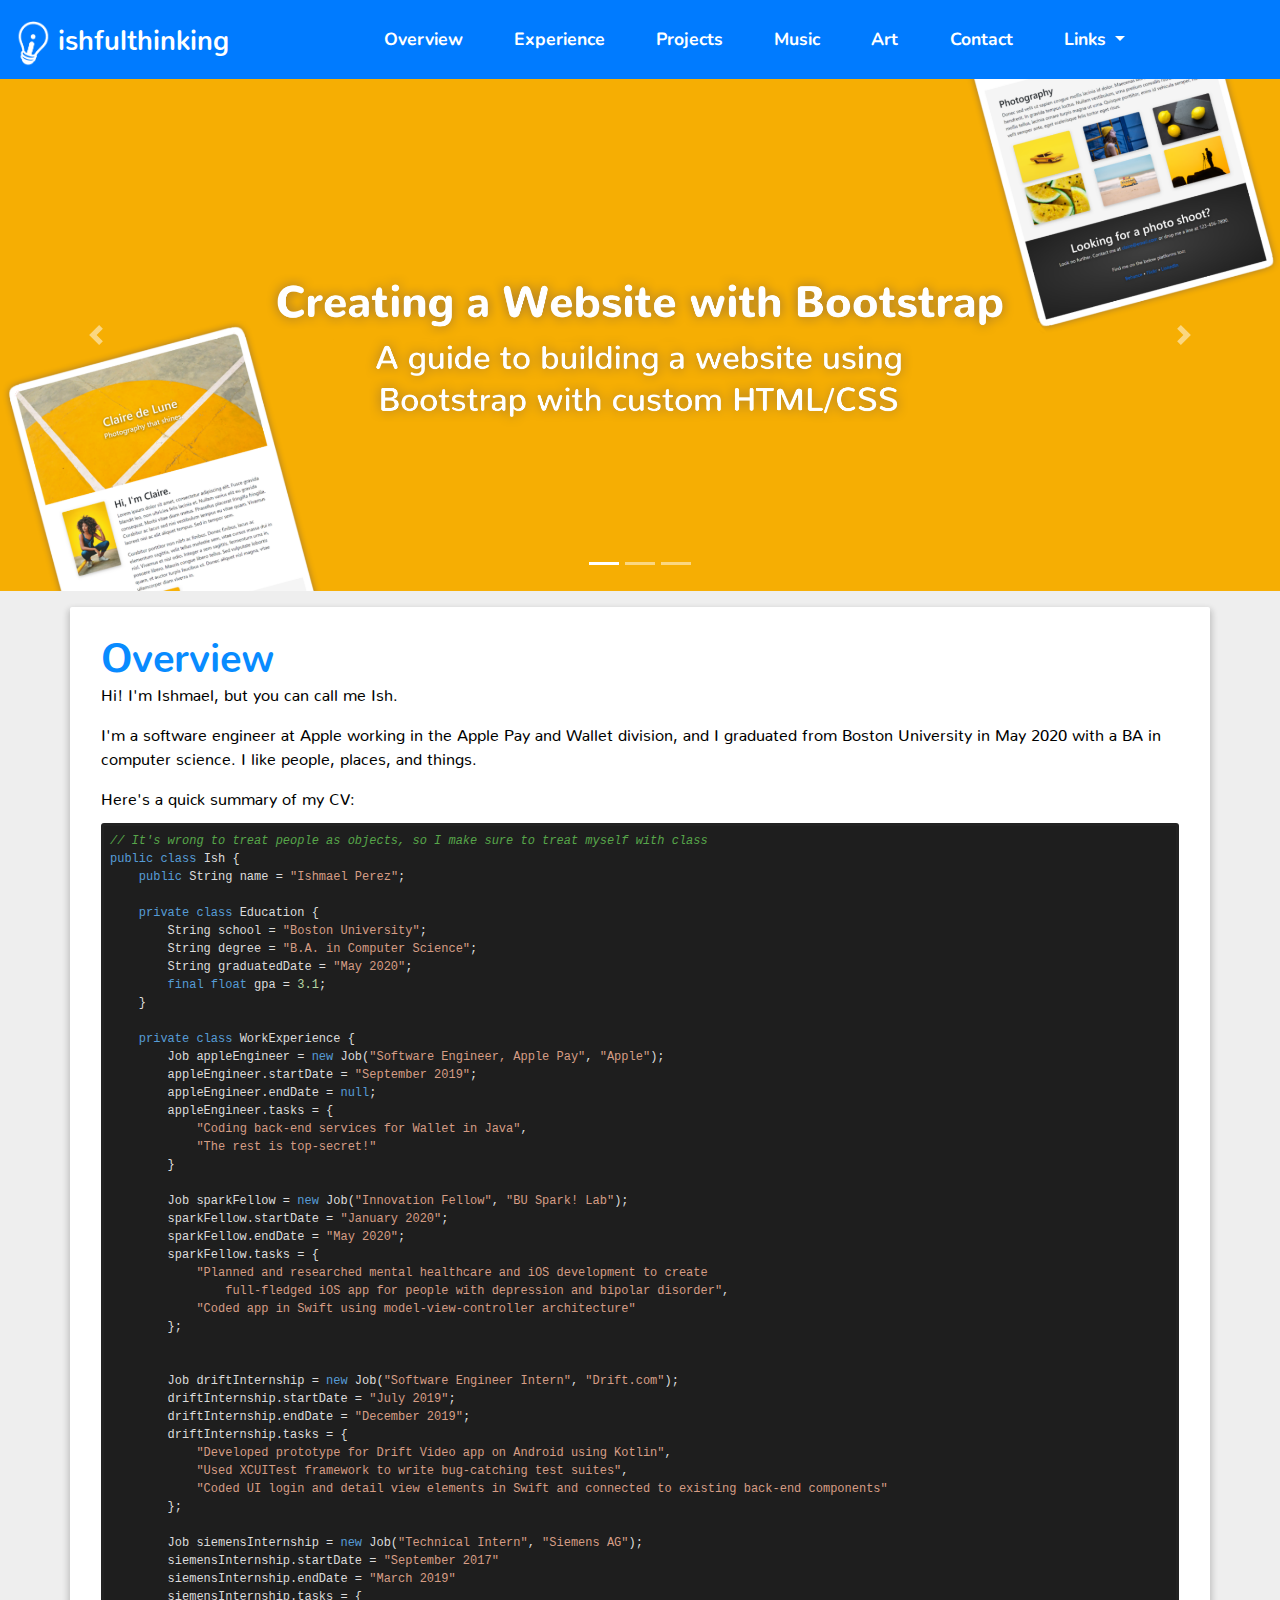
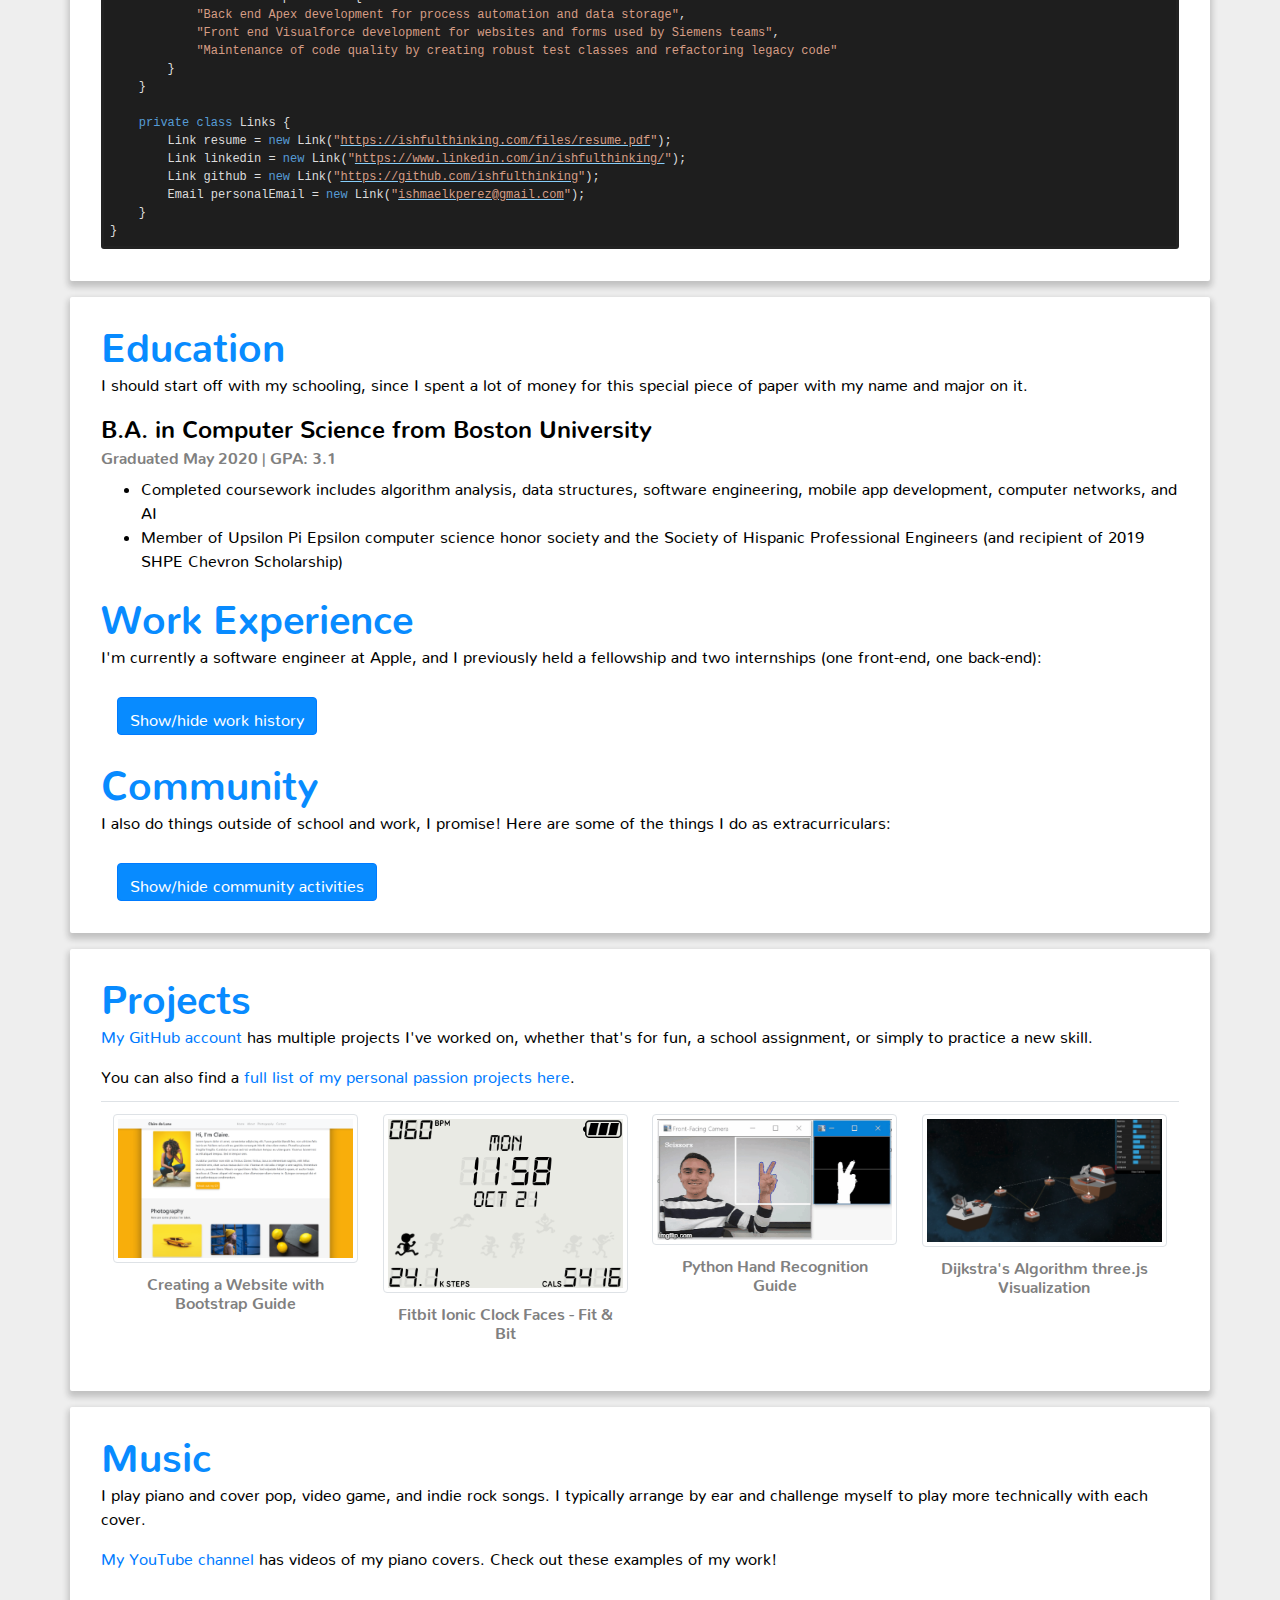
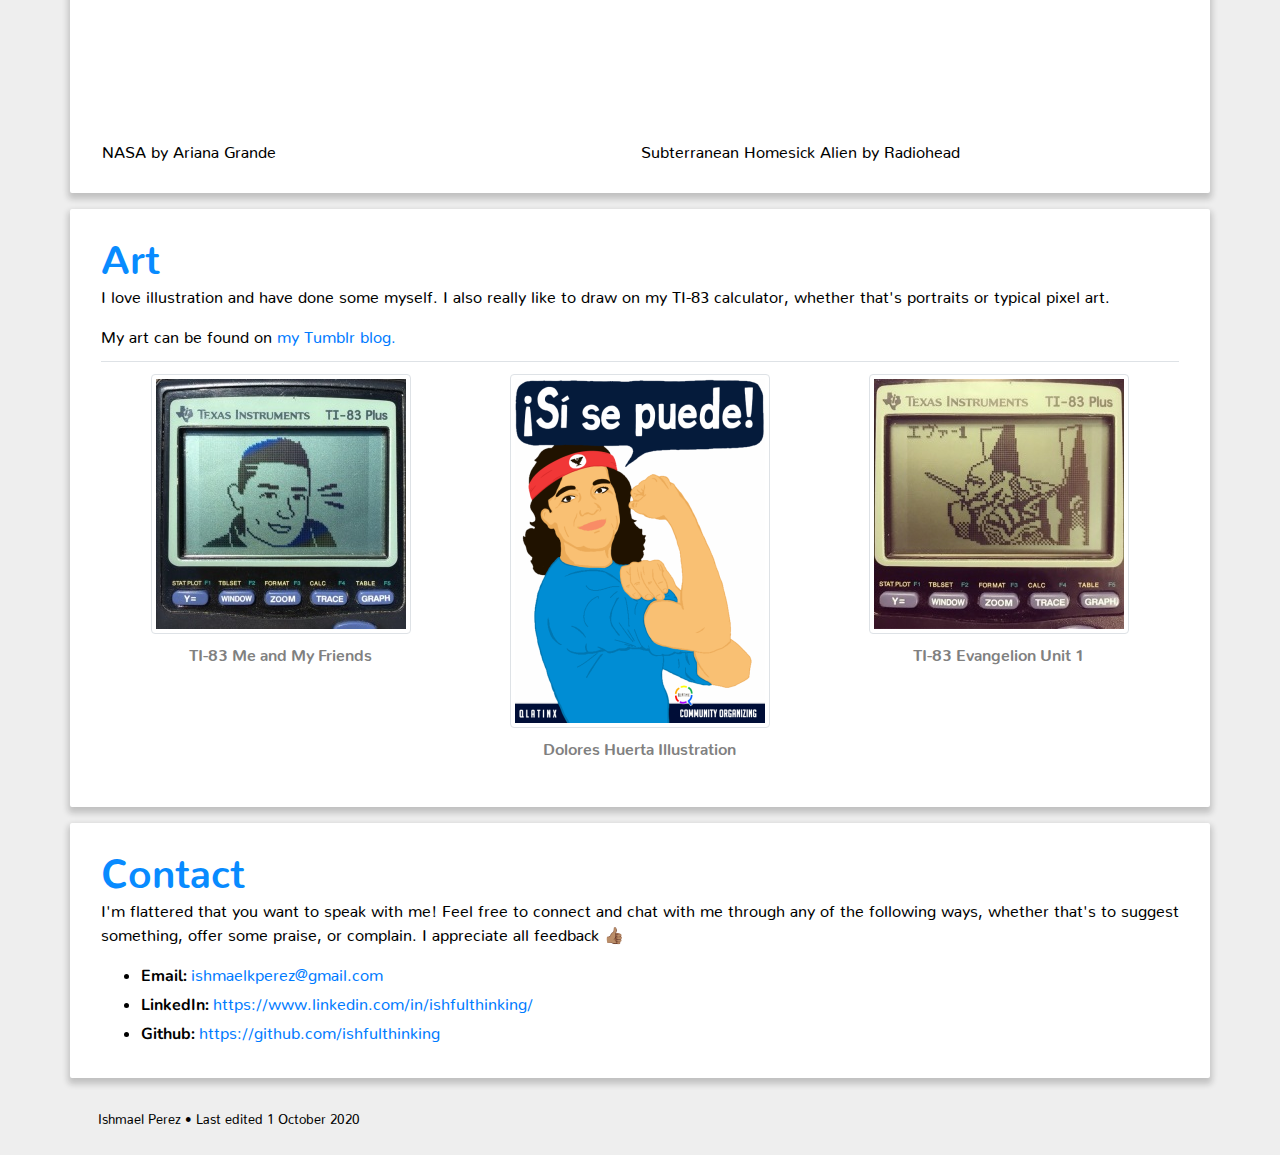
<file: index.html>
<!DOCTYPE html>
<html>
<head>
    <!-- Boilerplate HTML stuff -->
    <meta charset="utf-8" />
    <meta http-equiv="X-UA-Compatible" content="IE=edge">
    <meta name="viewport" content="width=device-width, initial-scale=1">

    <!-- Our page's title and custom styling file -->
    <title>ishfulthinking</title>
    <meta name="description" content="Personal portfolio website for Ishmael Perez">
    <script src="index.js" type="text/javascript"></script>

    <!-- Styling files -->
    <link rel="stylesheet" href="https://maxcdn.bootstrapcdn.com/bootstrap/4.0.0/css/bootstrap.min.css" integrity="sha384-Gn5384xqQ1aoWXA+058RXPxPg6fy4IWvTNh0E263XmFcJlSAwiGgFAW/dAiS6JXm" crossorigin="anonymous">
    <link rel="stylesheet" href="files/highlightjs/styles/vs2015.css">
    <link rel="stylesheet" href="index.css" type="text/css">

    <!-- Javascript files -->
    <script src="files/highlightjs/highlight.pack.js"></script>
    <script>hljs.initHighlightingOnLoad();</script>
    <script src="https://code.jquery.com/jquery-3.2.1.slim.min.js" integrity="sha384-KJ3o2DKtIkvYIK3UENzmM7KCkRr/rE9/Qpg6aAZGJwFDMVNA/GpGFF93hXpG5KkN" crossorigin="anonymous"></script>
    <script src="https://cdnjs.cloudflare.com/ajax/libs/popper.js/1.12.9/umd/popper.min.js" integrity="sha384-ApNbgh9B+Y1QKtv3Rn7W3mgPxhU9K/ScQsAP7hUibX39j7fakFPskvXusvfa0b4Q" crossorigin="anonymous"></script>
    <script src="https://maxcdn.bootstrapcdn.com/bootstrap/4.0.0/js/bootstrap.min.js" integrity="sha384-JZR6Spejh4U02d8jOt6vLEHfe/JQGiRRSQQxSfFWpi1MquVdAyjUar5+76PVCmYl" crossorigin="anonymous"></script>

    <!-- Additional files for favicon to work with multiple browsers/systems -->
    <link href="https://fonts.googleapis.com/css?family=Nunito&display=swap" rel="stylesheet">
    <link rel="apple-touch-icon" sizes="180x180" href="favicon/apple-touch-icon.png">
    <link rel="icon" type="image/png" sizes="32x32" href="favicon/favicon-32x32.png">
    <link rel="icon" type="image/png" sizes="16x16" href="favicon/favicon-16x16.png">
    <link rel="manifest" href="favicon/site.webmanifest">
    <link rel="mask-icon" href="favicon/safari-pinned-tab.svg" color="#5bbad5">
    <link rel="shortcut icon" href="favicon/favicon.ico">
    <meta name="msapplication-TileColor" content="#2d89ef">
    <meta name="msapplication-config" content="favicon/browserconfig.xml">
    <meta name="theme-color" content="#ffffff">
</head>

<body>
    <!-- Navbar section -->
    <nav class="navbar navbar-expand-md navbar-dark bg-primary sticky-top">
        <!-- Brand -->
        <a class="navbar-brand" href="#">
            <img src="media/bulb.png" width="34px" height="45px" alt="ishfulthinking">
            ishfulthinking
        </a>
        <!-- Hamburger button-->
        <button class="navbar-toggler" type="button" data-toggle="collapse" data-target="#nav">
            <span class="navbar-toggler-icon"></span>
        </button>
        <!-- Links -->
        <div class="collapse navbar-collapse" id="nav">
            <ul class="nav navbar-nav mr-auto justify-content-center">
                <li class="nav-item">
                    <a class="nav-link" href="#overview">Overview</a>
                </li>
                <li class="nav-item">
                    <a class="nav-link" href="#experience">Experience</a>
                </li>
                <li class="nav-item">
                    <a class="nav-link" href="#projects">Projects</a>
                </li>
                <li class="nav-item">
                    <a class="nav-link" href="#music">Music</a>
                </li>
                <li class="nav-item">
                    <a class="nav-link" href="#art">Art</a>
                </li>
                <li class="nav-item">
                    <a class="nav-link" href="#contact">Contact</a>
                </li>
                <li class="nav-item dropdown">
                    <a class="nav-link dropdown-toggle" href="#" id="navbarDropdown" role="button" data-toggle="dropdown" aria-haspopup="true" aria-expanded="false">
                        Links
                    </a>
                    <div class="dropdown-menu" aria-labelledby="navbarDropdown">
                        <a class="dropdown-item" href="files/resume.pdf">Resume</a>
                        <a class="dropdown-item" href="projects/">Projects Page</a>
                        <a class="dropdown-item" href="https://www.linkedin.com/in/ishfulthinking/">LinkedIn</a>
                        <a class="dropdown-item" href="https://github.com/ishfulthinking">GitHub</a>
                        <div class="dropdown-divider"></div>
                        <a class="dropdown-item" href="https://www.youtube.com/channel/UCK7K27XYAxnjxVoMtlfU4sg?view_as=subscriber">Music (YouTube)</a>
                        <a class="dropdown-item" href="https://ishfulthinking.tumblr.com/tagged/my-art">Art (Tumblr)</a>
                    </div>
                </li>
            </ul>
        </div>
    </nav>

    <!-- Carousel -->
    <div class="container-fluid" id="carousel-container">
        <div id="carouselExampleIndicators" class="carousel slide" data-ride="carousel">
            <ol class="carousel-indicators">
                <li data-target="#carouselExampleIndicators" data-slide-to="0" class="active"></li>
                <li data-target="#carouselExampleIndicators" data-slide-to="1"></li>
                <li data-target="#carouselExampleIndicators" data-slide-to="2"></li>
            </ol>
            <div class="carousel-inner">
                <div class="carousel-item active">
                    <a href="https://github.com/ishfulthinking/Creating-a-Website-with-Bootstrap">
                        <img class="d-block w-100" src="media/carousel-bootstrap.png" alt="Creating a Website with Bootstrap carousel item">
                    </a>
                </div>
                <div class="carousel-item">
                    <a href="https://github.com/ishfulthinking/fitbit-Fit-and-Bit">
                        <img class="d-block w-100" src="media/carousel-fitbit.png" alt="Second slide">
                    </a>
                </div>
                <div class="carousel-item">
                    <a href="https://github.com/ishfulthinking/Python-Hand-Gesture-Recognition">
                        <img class="d-block w-100" src="media/carousel-recognition.png" alt="Third slide">
                    </a>
                </div>
            </div>
            <a class="carousel-control-prev" href="#carouselExampleIndicators" role="button" data-slide="prev">
                <span class="carousel-control-prev-icon" aria-hidden="true"></span>
                <span class="sr-only">Previous</span>
            </a>
            <a class="carousel-control-next" href="#carouselExampleIndicators" role="button" data-slide="next">
                <span class="carousel-control-next-icon" aria-hidden="true"></span>
                <span class="sr-only">Next</span>
            </a>
        </div>
    </div>

    <!-- Main page -->
    <div class="container" id="main-page">
    
        <!-- Overview -->
        <div class="row odd" id="overview">
            <div class="container">
                <h1>Overview</h1>
                <p>Hi! I'm Ishmael, but you can call me Ish.</p>
                <p>I'm a software engineer at Apple working in the Apple Pay and Wallet division, and I graduated from 
                    Boston University in May 2020 with a BA in computer science. I like people, places, and things.</p>
                <p>Here's a quick summary of my CV:</p>
                <pre><code class="java">// It's wrong to treat people as objects, so I make sure to treat myself with class
public class Ish {
    public String name = "Ishmael Perez";

    private class Education {
        String school = "Boston University";
        String degree = "B.A. in Computer Science";
        String graduatedDate = "May 2020";
        final float gpa = 3.1;
    }

    private class WorkExperience {
        Job appleEngineer = new Job("Software Engineer, Apple Pay", "Apple");
        appleEngineer.startDate = "September 2019";
        appleEngineer.endDate = null;
        appleEngineer.tasks = {
            "Coding back-end services for Wallet in Java",
            "The rest is top-secret!"
        }

        Job sparkFellow = new Job("Innovation Fellow", "BU Spark! Lab");
        sparkFellow.startDate = "January 2020";
        sparkFellow.endDate = "May 2020";
        sparkFellow.tasks = {
            "Planned and researched mental healthcare and iOS development to create 
                full-fledged iOS app for people with depression and bipolar disorder",
            "Coded app in Swift using model-view-controller architecture"
        };
        

        Job driftInternship = new Job("Software Engineer Intern", "Drift.com");
        driftInternship.startDate = "July 2019";
        driftInternship.endDate = "December 2019";
        driftInternship.tasks = {
            "Developed prototype for Drift Video app on Android using Kotlin",
            "Used XCUITest framework to write bug-catching test suites",
            "Coded UI login and detail view elements in Swift and connected to existing back-end components"
        };

        Job siemensInternship = new Job("Technical Intern", "Siemens AG");
        siemensInternship.startDate = "September 2017"
        siemensInternship.endDate = "March 2019"
        siemensInternship.tasks = {
            "Back end Apex development for process automation and data storage",
            "Front end Visualforce development for websites and forms used by Siemens teams",
            "Maintenance of code quality by creating robust test classes and refactoring legacy code"
        }
    }

    private class Links {
        Link resume = new Link("<a href="files/resume.pdf">https://ishfulthinking.com/files/resume.pdf</a>");
        Link linkedin = new Link("<a href="https://www.linkedin.com/in/ishfulthinking/">https://www.linkedin.com/in/ishfulthinking/</a>");
        Link github = new Link("<a href="https://github.com/ishfulthinking">https://github.com/ishfulthinking</a>");
        Email personalEmail = new Link("<a href="mailto:ishmaelkperez@gmail.com">ishmaelkperez@gmail.com</a>");
    }
}</code></pre>
            </div>
        </div>

        <!-- Experience -->
        <div class="row" id="experience">
            <div class="container">
                <h1>Education</h1>
                <p>I should start off with my schooling, since I spent a lot of money for this 
                    special piece of paper with my name and major on it.</p>
                <h4>B.A. in Computer Science from Boston University</h4>
                <h6>Graduated May 2020 | GPA: 3.1</h6>
                <ul>
                    <li>
                        Completed coursework includes algorithm analysis, data structures, 
                        software engineering, mobile app development, computer networks, and AI
                    </li>
                    <li>
                        Member of Upsilon Pi Epsilon computer science honor society and the Society of 
                        Hispanic Professional Engineers (and recipient of 2019 SHPE Chevron Scholarship)
                    </li>
                </ul>



                <h1>Work Experience</h1>
                <p>I'm currently a software engineer at Apple, and I previously held a fellowship and 
                    two internships (one front-end, one back-end):</p>
                <button class="btn btn-primary" type="button" data-toggle="collapse" data-target="#work-list" aria-expanded="false" aria-controls="collapseExample">
                    Show/hide work history
                </button>
                <div class="collapse" id="work-list">
                    <h4>Software Engineer at Apple</h4>
                    <h6>September 2020 - Present | Cupertino, CA</h6>
                    <ul>
                        <li>I work on the Apple Pay & Wallet team doing back-end development in Java.</li>
                        <li>I signed an NDA so I can't really mention much more :-)</li>
                    </ul>

                    <h4>Spark! Innovation Lab Continuing Fellow at BU Department of Computer Science</h4>
                    <h6>January 2020 - May 2020 | Boston, MA</h6>
                    <ul>
                        <li>
                            I planned and built an iOS app called Forget-Me-Not for helping people with depression and 
                            bipolar disorder. Inspired by my own struggles with depression, the app functions as a journal 
                            and mood tracker, and I plan to add medication tracking/reminders, a self-care exercise list, 
                            and a progress report generator to send summaries to counselors and loved ones.
                        </li>
                        <li>
                            I began the project after my application for the Spark! Innovation Fellowship was accepted in 
                            September 2019. I used the semester to plan and start the project by interviewing target users, 
                            examining competitors, and begin coding using storyboards, but found that coding the app was more 
                            beneficial for both my learning and the project's long-term maintenance.
                        </li>
                        <li>
                            I coded the app itself in Swift and using a model-view-controller (MVC) architecture.
                            I applied to funding opportunities including BU's BUild Lab Idea Cup (for which we won 3rd place) 
                            and New Venture Competition (for which I was a semifinalist). As a health-based 
                            app, I also met with the BU and MIT startup law clinic to guarantee my app was compliant with HIPAA.
                        </li>
                    </ul>

                    <h4>Software Engineer Intern at Drift.com</h4>
                    <h6>July 2019 - December 2019 | Boston, MA</h6>
                    <ul>
                        <li>
                            I built the prototype for the Drift Video app on Android using Kotlin in Android Studio. 
                            While building it from scratch, I referenced the existing iOS app to guarantee existing 
                            use cases were replicated and reliably implemented. Completion of this project set the 
                            foundation for reaching countless new customers who use Android devices.
                        </li>
                        <li>
                            While building the app in Android, I implemented the OkHttp and CameraX libraries to handle 
                            HTTP requests/JSON parsing and video recording respectively. I then veriﬁed HTTP request/response 
                            correctness using the Postman tool.
                        </li>
                        <li>
                            Afterward, I did quality assurance and front end development by building comprehensive test 
                            suites for Drift's iOS app. I programmed these tests using the XCUITest framework in Xcode and 
                            have prevented bugs from shipping to production, which upheld Drift's high quality standards.
                        </li>
                        <li>
                            I finished my internship coding front end components like the login and video detail views in 
                            Swift. I coded from scratch for some and edited other existing views to fit new UI designs. 
                            All components were coded using the MVC architecture and the RxSwift library.
                        </li>
                    </ul>

                    <h4>Technical Intern at Siemens AG</h4>
                    <h6>September 2017 - March 2019 | Orlando, FL</h6>
                    <ul>
                        <li>
                            I coded back-end triggers and classes to automate data processing in the company’s Salesforce 
                            environment, which has saved countless hours and overhead costs by automating processes that 
                            were previously performed by hand (e.g. data entry and invalid data removal in the wind energy 
                            division) using the Java-like Apex and SQL-like SOQL languages.
                        </li>
                        <li>
                            When Siemens teams needed maintenance requests, their forms would sometimes pass invalid data 
                            into the back end. To rectify this, I created and refactored forms using the HTML-like Visualforce 
                            language and modified the existing back end code to filter invalid data and work more efficiently.
                        </li>
                    </ul>
                </div>



                <h1>Community</h1>
                <p>I also do things outside of school and work, I promise! Here are some of the things I do as extracurriculars:</p>
                <button class="btn btn-primary" type="button" data-toggle="collapse" data-target="#community-list" aria-expanded="false" aria-controls="collapseExample">
                    Show/hide community activities
                </button>
                <div class="collapse" id="community-list">
                    <h4>Out in Tech Member and Mentor</h4>
                    <h6>January 2020 - Present | Boston, MA / Remote</h6>
                    <ul>
                        <li>
                            I've attended several trainings and panels about creating a more inclusive workspace, and have also 
                            participated in volunteer events to develop technological resources for ally organizations.
                        </li>
                        <li>
                            Participated in July 2020 Digital Corps website development sprint, designing and building a website for 
                            a nonprofit ally organization by using built-in Wordpress tools alongside custom HTML and CSS elements.
                        </li>
                        <li>
                            Currently serve as a mentor for a junior computer science student as part of OiT's 8-week Digital Mentorship 
                            series. In this role, I meet with the student weekly to help them complete a project and develop technical skills.
                        </li>
                    </ul>

                    <h4>Wallbreakers Trainee Mentor</h4>
                    <h6>October 2019 - March 2020 | Remote</h6>
                    <ul>
                        <li>
                            I completed the Wallbreakers training program from April to June 2019 and loved it! During my time as a trainee, 
                            I <a href="https://github.com/ishfulthinking/LeetCode-problems">shared my answers</a> to help other students debug 
                            their code and <a href="https://docs.google.com/document/d/1clBU6vYIjnBrMDwNJrcUR0yY4bVTQXKBk45s9NBrvNU/edit?usp=sharing">created a guide</a> 
                            to problem submission via Git for newbies.
                        </li>
                        <li>
                            Having been a previous trainee at Wallbreakers and at Facebook Cambridge's Above & Beyond Computer Science program, I 
                            know how helpful these trainings can be and wanted to give back by helping teach the incoming Wallbreakers class.
                        </li> 
                            I held weekly online office hours where I guided students through Leetcode problems to strengthen their grasps on 
                            algorithm analysis and data structures, both of which related directly to their future careers in software engineering.
                        </li>
                        <li>
                            I did resume reviews upon request, especially before students were referred to companies by the program coordinators. 
                            I also conducted mock interviews with these students to strengthen both their technical and soft skills.
                        </li>
                    </ul>

                    <h4>Co-Founder and Membership Coordinator for QLatinx</h4>
                    <h6>July 2016 - October 2018</h6>
                    <p>OK, this one isn't CS-related, but it's something I'm very proud of!</p>
                    <ul>
                        <li>
                            After the Pulse Nightclub tragedy in June of 2016, I met with community members to develop ways to support the 
                            Latinx and LGBTQ communities. We built this nonprofit together and met weekly to hold workshops, health fairs, 
                            and develop activism/advocacy skills in our membership. Since then, it's grown large and has been recognized nationally!
                        </li>
                        <li>
                            I created and developed the <i>Community Cocina</i> cooking class series in which I worked with a local chef to cook 
                            Latin American countries' signature dishes and teach the community about Latinx culture. The program was accessible to all 
                            and grew to be our most popular program, serving hundreds of people over its lifetime. It ran monthly and still runs to this day!
                        </li>
                    </ul>
                </div>
            </div>
        </div>

        <!-- Projects -->
        <div class="row" id="projects">
            <div class="container">
                <h1>Projects</h1>
                <p>
                    <a href="https://github.com/ishfulthinking">My GitHub account</a> has multiple projects
                    I've worked on, whether that's for fun, a school assignment, or simply to practice a new skill.
                </p>
                <p>
                    You can also find a <a href="projects">full list of my personal passion projects here</a>.
                </p>
                <table class="table with-images">
                    <tr>
                        <td class="w-25">
                            <a href="https://github.com/ishfulthinking/Creating-a-Website-with-Bootstrap">
                                <img src="projects/media/bootstrap-guide.PNG" class="img-fluid img-thumbnail" alt="Bootstrap Guide">
                                <h6>Creating a Website with Bootstrap Guide</h6>
                            </a>
                        </td>
                        <td class="w-25">
                            <a href="https://github.com/ishfulthinking/fitbit-Fit-and-Bit">
                                <img src="projects/media/fit-and-bit.png" class="img-fluid img-thumbnail" alt="Fitbit Ionic Fit & Bit Clock Face">
                                <h6>Fitbit Ionic Clock Faces - Fit & Bit</h6>
                            </a>
                        </td>
                        <td class="w-25">
                            <a href="https://github.com/ishfulthinking/Python-Hand-Gesture-Recognition">
                                <img src="projects/media/scissors.gif" class="img-fluid img-thumbnail" alt="Python Hand Recognition Guide">
                                <h6>Python Hand Recognition Guide</h6>
                            </a>
                        </td>
                        <td class="w-25">
                            <a href="https://github.com/ishfulthinking/Dijkstra-Visual">
                                <img src="projects/media/dijkstra.png" class="img-fluid img-thumbnail" alt="Dijkstra Visualization">
                                <h6>Dijkstra's Algorithm three.js Visualization</h6>
                            </a>
                        </td>
                    </tr>
                </table>
            </div>
        </div>
        
        <!-- Music -->
        <div class="row" id="music">
            <div class="container">
                <h1>Music</h1>
                <p>I play piano and cover pop, video game, and indie rock songs. I typically 
                    arrange by ear and challenge myself to play more technically with each cover.</p>
                <p><a href="https://www.youtube.com/channel/UCK7K27XYAxnjxVoMtlfU4sg">My YouTube channel</a> has videos of my piano covers. 
                    Check out these examples of my work!</p>
            </div>
            <div class="container">
                <table class="with-images">
                    <tr>
                        <td class="w-25">
                            <iframe id="iframe" max-width="800px" max-height="600px" src="https://www.youtube.com/embed/4Pk94JFtk1M" frameborder="0" allow="accelerometer; autoplay; encrypted-media; gyroscope; picture-in-picture" allowfullscreen></iframe>
                            <p>NASA by Ariana Grande</p>
                        </td>
                        <td class="w-25">
                            <iframe id="iframe" max-width="800px" max-height="600px" src="https://www.youtube.com/embed/XAdOtyBy_TY" frameborder="0" allow="accelerometer; autoplay; encrypted-media; gyroscope; picture-in-picture" allowfullscreen></iframe>
                            <p>Subterranean Homesick Alien by Radiohead</p>
                        </td>
                    </tr>
                </table>
            </div>
        </div>

        <!-- Art -->
        <div class="row" id="art">
            <div class="container">
                <h1>Art</h1>
                <p>I love illustration and have done some myself. I also really 
                    like to draw on my TI-83 calculator, whether that's portraits 
                    or typical pixel art.</p>
                <p>My art can be found on <a href="https://ishfulthinking.tumblr.com/tagged/my-art">my Tumblr blog.</a></p>
                <table class="table with-images">
                    <tr>
                        <td class="w-25">
                            <a href="https://ishfulthinking.tumblr.com/post/177756466691/a-collection-of-calculator-art-of-me-and-my">
                                <img src="media/calc.jpg" class="img-fluid img-thumbnail" alt="Calculated Ish"></img>
                                <h6>TI-83 Me and My Friends</h6>
                            </a>
                        </td>
                        <td class="w-25">
                            <a href="https://ishfulthinking.tumblr.com/post/178233459351/a-drawing-i-did-of-activist-dolores-huerta-in-the">
                                <img src="media/sisepuede.png" class="img-fluid img-thumbnail" alt="Dolores Huerta Illustration">
                                <h6>Dolores Huerta Illustration</h6>
                            </a>
                        </td>
                        <td class="w-25">
                            <a href="https://ishfulthinking.tumblr.com/post/177756558736/evangelion-unit-01-aka-eva-unit-01-from-neon">
                                <img src="media/eva.jpg" class="img-fluid img-thumbnail" alt="Calculated Eva Unit 1">
                                <h6>TI-83 Evangelion Unit 1</h6>
                            </a>
                        </td>
                    </tr>
                </table>
            </div>
        </div>

        <!-- Contact -->
        <div class="row" id="contact">
            <div class="container">
                <h1>Contact</h1>
                <p>I'm flattered that you want to speak with me! Feel free to connect 
                    and chat with me through any of the following ways, whether that's 
                    to suggest something, offer some praise, or complain. I appreciate 
                    all feedback 👍🏽</p>
                <ul>
                    <li>
                        <strong>Email: </strong><a href="mailto:ishmaelkperez@gmail.com">ishmaelkperez@gmail.com</a>
                    </li>
                    <li>
                        <strong>LinkedIn: </strong><a href="https://www.linkedin.com/in/ishfulthinking/">https://www.linkedin.com/in/ishfulthinking/</a>
                    </li>
                    <li>
                        <strong>Github: </strong><a href="https://github.com/ishfulthinking">https://github.com/ishfulthinking</a>
                    </li>
                </ul>
            </div>
        </div>

        <!-- Footer -->
        <div class="row" id="footer">
            <p>
                Ishmael Perez • Last edited 1 October 2020
            </p>
        </div>

    </div>

    <!-- Clippy surprise -->
    <a id="bubble" href="#contact" onclick="vanquishClippy();"></a>
    <a id="clippy" href="#contact" onclick="vanquishClippy();"></a>
</body>

</html>
</file>
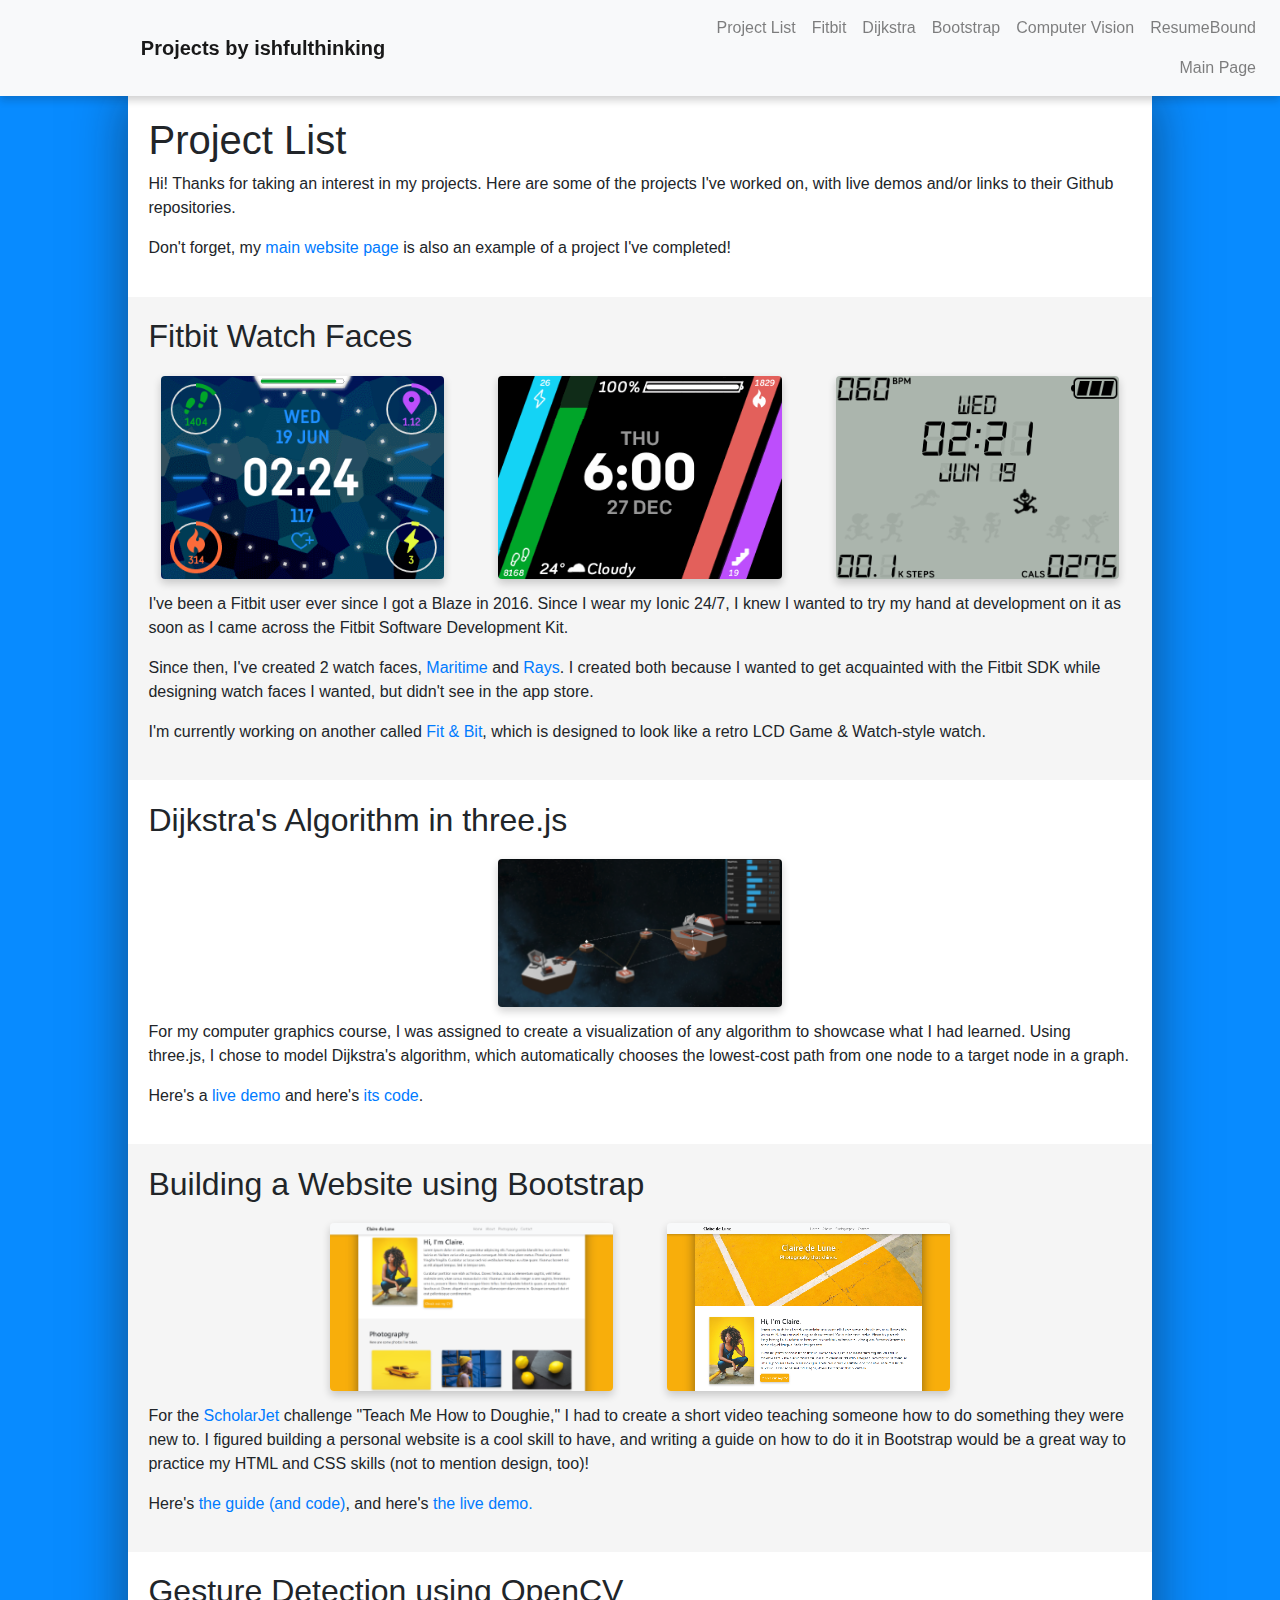
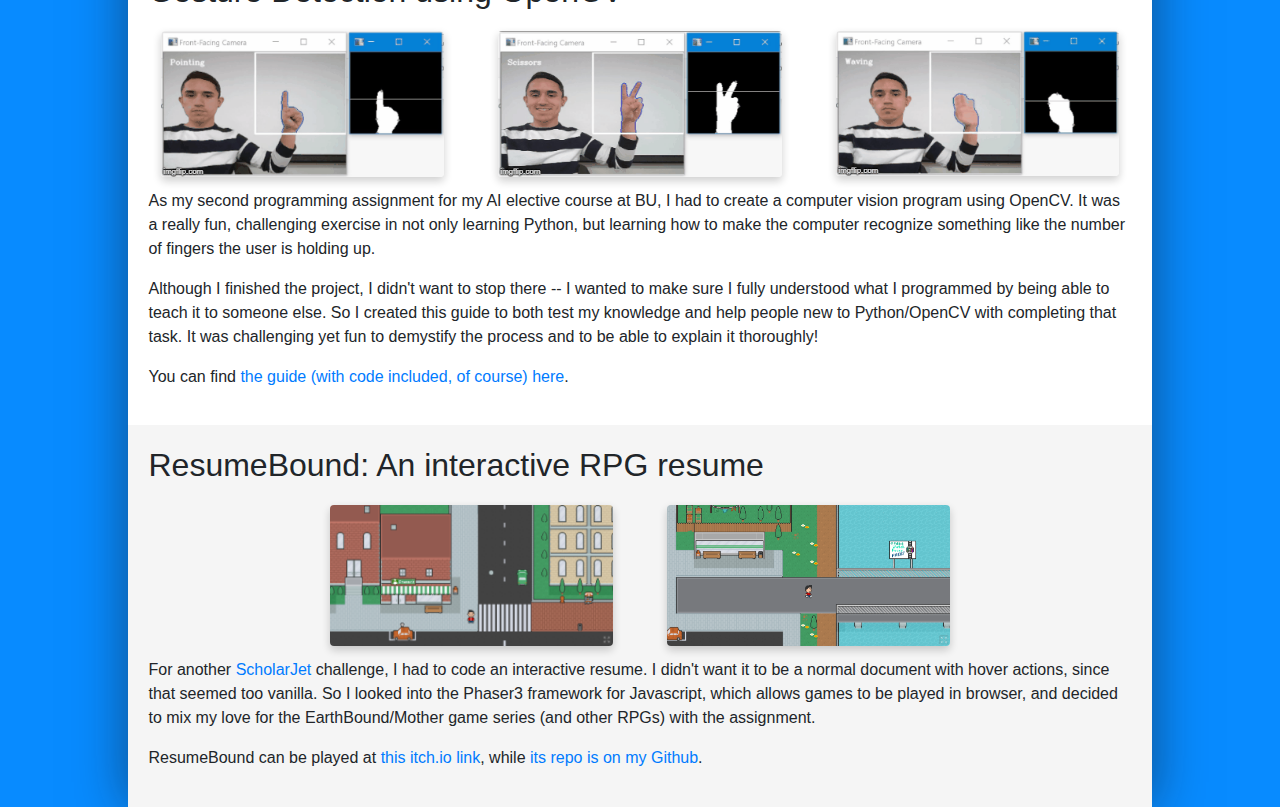
<file: projects/index.html>
<!DOCTYPE html>
<html>

	<head>
		<meta charset="utf-8" />
		<meta http-equiv="X-UA-Compatible" content="IE=edge">
		<meta name="viewport" content="width=device-width, initial-scale=1">

		<title>Project Demos by ishfulthinking</title>
		<link rel="stylesheet" href="index.css" type="text/css">

		<!-- Bootstrap files -->
		<link rel="stylesheet" href="https://maxcdn.bootstrapcdn.com/bootstrap/4.0.0/css/bootstrap.min.css" integrity="sha384-Gn5384xqQ1aoWXA+058RXPxPg6fy4IWvTNh0E263XmFcJlSAwiGgFAW/dAiS6JXm" crossorigin="anonymous">
		<script src="https://code.jquery.com/jquery-3.2.1.slim.min.js" integrity="sha384-KJ3o2DKtIkvYIK3UENzmM7KCkRr/rE9/Qpg6aAZGJwFDMVNA/GpGFF93hXpG5KkN" crossorigin="anonymous"></script>
		<script src="https://cdnjs.cloudflare.com/ajax/libs/popper.js/1.12.9/umd/popper.min.js" integrity="sha384-ApNbgh9B+Y1QKtv3Rn7W3mgPxhU9K/ScQsAP7hUibX39j7fakFPskvXusvfa0b4Q" crossorigin="anonymous"></script>
        <script src="https://maxcdn.bootstrapcdn.com/bootstrap/4.0.0/js/bootstrap.min.js" integrity="sha384-JZR6Spejh4U02d8jOt6vLEHfe/JQGiRRSQQxSfFWpi1MquVdAyjUar5+76PVCmYl" crossorigin="anonymous"></script>
	</head>

	<body>

		<div class="sticky-top">
			
			<nav class="navbar navbar-expand-md navbar-light bg-light justify-content-center">
				
				<a class="navbar-brand d-flex w-50 mr-auto" href="#home">Projects by ishfulthinking</a>

				<!-- This button replaces the links list when in mobile. -->
				<button class="navbar-toggler" type="button" data-toggle="collapse" data-target="#nav">
					<span class="navbar-toggler-icon"></span>
				</button>

				<!-- Navbar links -->
				<div class="collapse navbar-collapse" id="nav">
					<ul class="nav navbar-nav mr-auto justify-content-end">
						<li class="nav-item">
							<a class="nav-link" href="#list">Project List</a>
						</li>
						<li class="nav-item">
							<a class="nav-link" href="#fitbit">Fitbit</a>
						</li>
						<li class="nav-item">
							<a class="nav-link" href="#dijkstra">Dijkstra</a>
						</li>
						<li class="nav-item">
							<a class="nav-link" href="#bootstrap">Bootstrap</a>
                        </li>
                        <li class="nav-item">
							<a class="nav-link" href="#vision">Computer Vision</a>
                        </li>
                        <li class="nav-item">
							<a class="nav-link" href="#resume">ResumeBound</a>
                        </li>
                        <li class="nav-item">
                            <a class="nav-link" href="https://ishfulthinking.com">Main Page</a>
                        </li>
					</ul>
				</div>
			</nav>

		</div>

		<!-- Page content -->
		<div class="container-fluid">

			<div class="col main">

				<!-- List top -->
				<div class="row section" id="list">
					<div class="section odd">
                        <h1>Project List</h1>

                        <p>
                            Hi! Thanks for taking an interest in my projects. Here are some of the projects 
                            I've worked on, with live demos and/or links to their Github repositories.
                        </p>
                        <p>
                            Don't forget, my <a href="https://ishfulthinking.com">main website page</a> is also 
                            an example of a project I've completed!
                        </p>

					</div>
				</div>
	

				<!-- Fitbit -->
				<div class="row section" id="fitbit">
                    <div class="section even">
                        <h2>Fitbit Watch Faces</h2>

                        <!-- Photos -->
						<div class="row">
                            <div class="col-4">
                                <div class="thumbnail">
                                    <a href="https://github.com/ishfulthinking/fitbit-maritime">
                                        <img src="media/fitbit-maritime.png" class="img-fluid">
                                    </a>
                                </div>
                            </div>
                            <div class="col-4">
                                <div class="thumbnail">
                                    <a href="https://github.com/ishfulthinking/fitbit-rays">
                                        <img src="media/fitbit-rays.png" class="img-fluid">
                                    </a>
                                </div>
                            </div>
                            <div class="col-4">
                                <div class="thumbnail">
                                    <a href="https://github.com/ishfulthinking/fitbit-Fit-and-Bit">
                                        <img src="media/fitbit-fit-and-bit.png" class="img-fluid">
                                    </a>
                                </div>
                            </div>
                        </div>

                        <p>
                            I've been a Fitbit user ever since I got a Blaze in 2016. Since I wear my Ionic 24/7,
                            I knew I wanted to try my hand at development on it as soon as I came across the Fitbit
                            Software Development Kit.
                        </p>
                        <p>
                            Since then, I've created 2 watch faces, <a href="https://github.com/ishfulthinking/fitbit-maritime">Maritime</a> 
                            and <a href="https://github.com/ishfulthinking/fitbit-rays">Rays</a>. I created both because I wanted to get 
                            acquainted with the Fitbit SDK while designing watch faces I wanted, but didn't see in the app store.
                        </p>
                        <p>
                            I'm currently working on another called <a href="https://github.com/ishfulthinking/fitbit-Fit-and-Bit">Fit & Bit</a>, 
                            which is designed to look like a retro LCD Game & Watch-style watch.
                        </p>

                    </div>
				</div>
	

				<!-- Dijkstra -->
				<div class="row section" id="dijkstra">
                    <div class="section odd">
                        <h2>Dijkstra's Algorithm in three.js</h2>

                        <div class="row">
                            <div class="col-4">
                            </div>
                            <div class="col-4">
                                <div class="thumbnail">
                                    <a href="dijkstra">
                                        <img src="media/dijkstra.png" class="img-fluid">
                                    </a>
                                </div>
                            </div>
                            <div class="col-4">
                            </div>
                        </div>

                        <p>
                            For my computer graphics course, I was assigned to create a visualization of any algorithm 
                            to showcase what I had learned. Using three.js, I chose to model Dijkstra's algorithm, which 
                            automatically chooses the lowest-cost path from one node to a target node in a graph.
                        </p>
                        <p>
                            Here's a <a href="dijkstra">live demo</a> and here's 
                            <a href="https://github.com/ishfulthinking/Dijkstra-Visual">its code</a>.
                        </p>

                    </div>
                </div>
	

				<!-- Bootstrap -->
				<div class="row section" id="bootstrap">
                    <div class="section even">
                        <h2>Building a Website using Bootstrap</h2>

                        <div class="row">
                            <div class="col-2">
                            </div>
                            <div class="col-4">
                                <div class="thumbnail">
                                    <a href="https://github.com/ishfulthinking/Creating-a-Website-with-Bootstrap">
                                        <img src="media/bootstrap-guide.PNG" class="img-fluid">
                                    </a>
                                </div>
                            </div>
                            <div class="col-4">
                                <div class="thumbnail">
                                    <a href="bootstrap-guide-demo">
                                        <img src="media/bootstrap-demo.PNG" class="img-fluid">
                                    </a>
                                </div>
                            </div>
                            <div class="col-2">
                            </div>
                        </div>

                        <p>
                            For the <a href="https://app.scholarjet.com/invite/498Y3Q">ScholarJet</a> challenge "Teach Me How to Doughie," 
                            I had to create a short video teaching someone how to do something they were new to. I figured building a 
                            personal website is a cool skill to have, and writing a guide on how to do it in Bootstrap would be a great 
                            way to practice my HTML and CSS skills (not to mention design, too)! 
                        </p>
                        <p>
                            Here's <a href="https://github.com/ishfulthinking/Creating-a-Website-with-Bootstrap"> the guide (and code)</a>, 
                            and here's <a href="bootstrap-guide-demo">the live demo.</a>
                        </p>

                    </div>
                </div>

                <!-- Computer Vision -->
                <div class="row section" id="vision">
                    <div class="section odd">
                        <h2>Gesture Detection using OpenCV</h2>

                        <div class="row">
                            <div class="col-4">
                                <div class="thumbnail">
                                    <a href="https://github.com/ishfulthinking/Python-Hand-Gesture-Recognition">
                                        <img src="media/pointing.gif" class="img-fluid">
                                    </a>
                                </div>
                            </div>
                            <div class="col-4">
                                <div class="thumbnail">
                                    <a href="https://github.com/ishfulthinking/Python-Hand-Gesture-Recognition">
                                        <img src="media/scissors.gif" class="img-fluid">
                                    </a>
                                </div>
                            </div>
                            <div class="col-4">
                                <div class="thumbnail">
                                    <a href="https://github.com/ishfulthinking/Python-Hand-Gesture-Recognition">
                                        <img src="media/waving.gif" class="img-fluid">
                                    </a>
                                </div>
                            </div>
                        </div>

                        <p>
                            As my second programming assignment for my AI elective course at BU, I had to create a computer vision 
                            program using OpenCV. It was a really fun, challenging exercise in not only learning Python, but learning 
                            how to make the computer recognize something like the number of fingers the user is holding up.
                        </p>
                        <p>
                            Although I finished the project, I didn't want to stop there -- I wanted to make sure I fully understood 
                            what I programmed by being able to teach it to someone else. So I created this guide to both test my knowledge 
                            and help people new to Python/OpenCV with completing that task. It was challenging yet fun to demystify the 
                            process and to be able to explain it thoroughly!
                        </p>
                        <p>
                            You can find <a href="https://github.com/ishfulthinking/Python-Hand-Gesture-Recognition">the guide (with code included, of course) here</a>.
                        </p>

                    </div>
                </div>

                <!-- ResumeBound -->
                <div class="row section" id="resume">
                    <div class="section even">
                        <h2>ResumeBound: An interactive RPG resume</h2>

                        <div class="row">
                            <div class="col-2">
                            </div>
                            <div class="col-4">
                                <div class="thumbnail">
                                    <a href="https://ishfulthinking.itch.io/resumebound">
                                        <img src="media/resumebound-1.PNG" class="img-fluid">
                                    </a>
                                </div>
                            </div>
                            <div class="col-4">
                                <div class="thumbnail">
                                    <a href="https://github.com/ishfulthinking/ResumeBound">
                                        <img src="media/resumebound-2.PNG" class="img-fluid">
                                    </a>
                                </div>
                            </div>
                            <div class="col-2">
                            </div>
                        </div>

                        <p>
                            For another <a href="https://app.scholarjet.com/invite/498Y3Q">ScholarJet</a> challenge, I had to code an 
                            interactive resume. I didn't want it to be a normal document with hover actions, since that seemed too vanilla. 
                            So I looked into the Phaser3 framework for Javascript, which allows games to be played in browser, and decided 
                            to mix my love for the EarthBound/Mother game series (and other RPGs) with the assignment.
                        </p>
                        <p>
                            ResumeBound can be played at <a href="https://ishfulthinking.itch.io/resumebound">this itch.io link</a>, 
                            while <a href="https://github.com/ishfulthinking/ResumeBound">its repo is on my Github</a>.
                        </p>

                    </div>
                </div>

			</div>
			
		</div>

	</body>

</html>
</file>
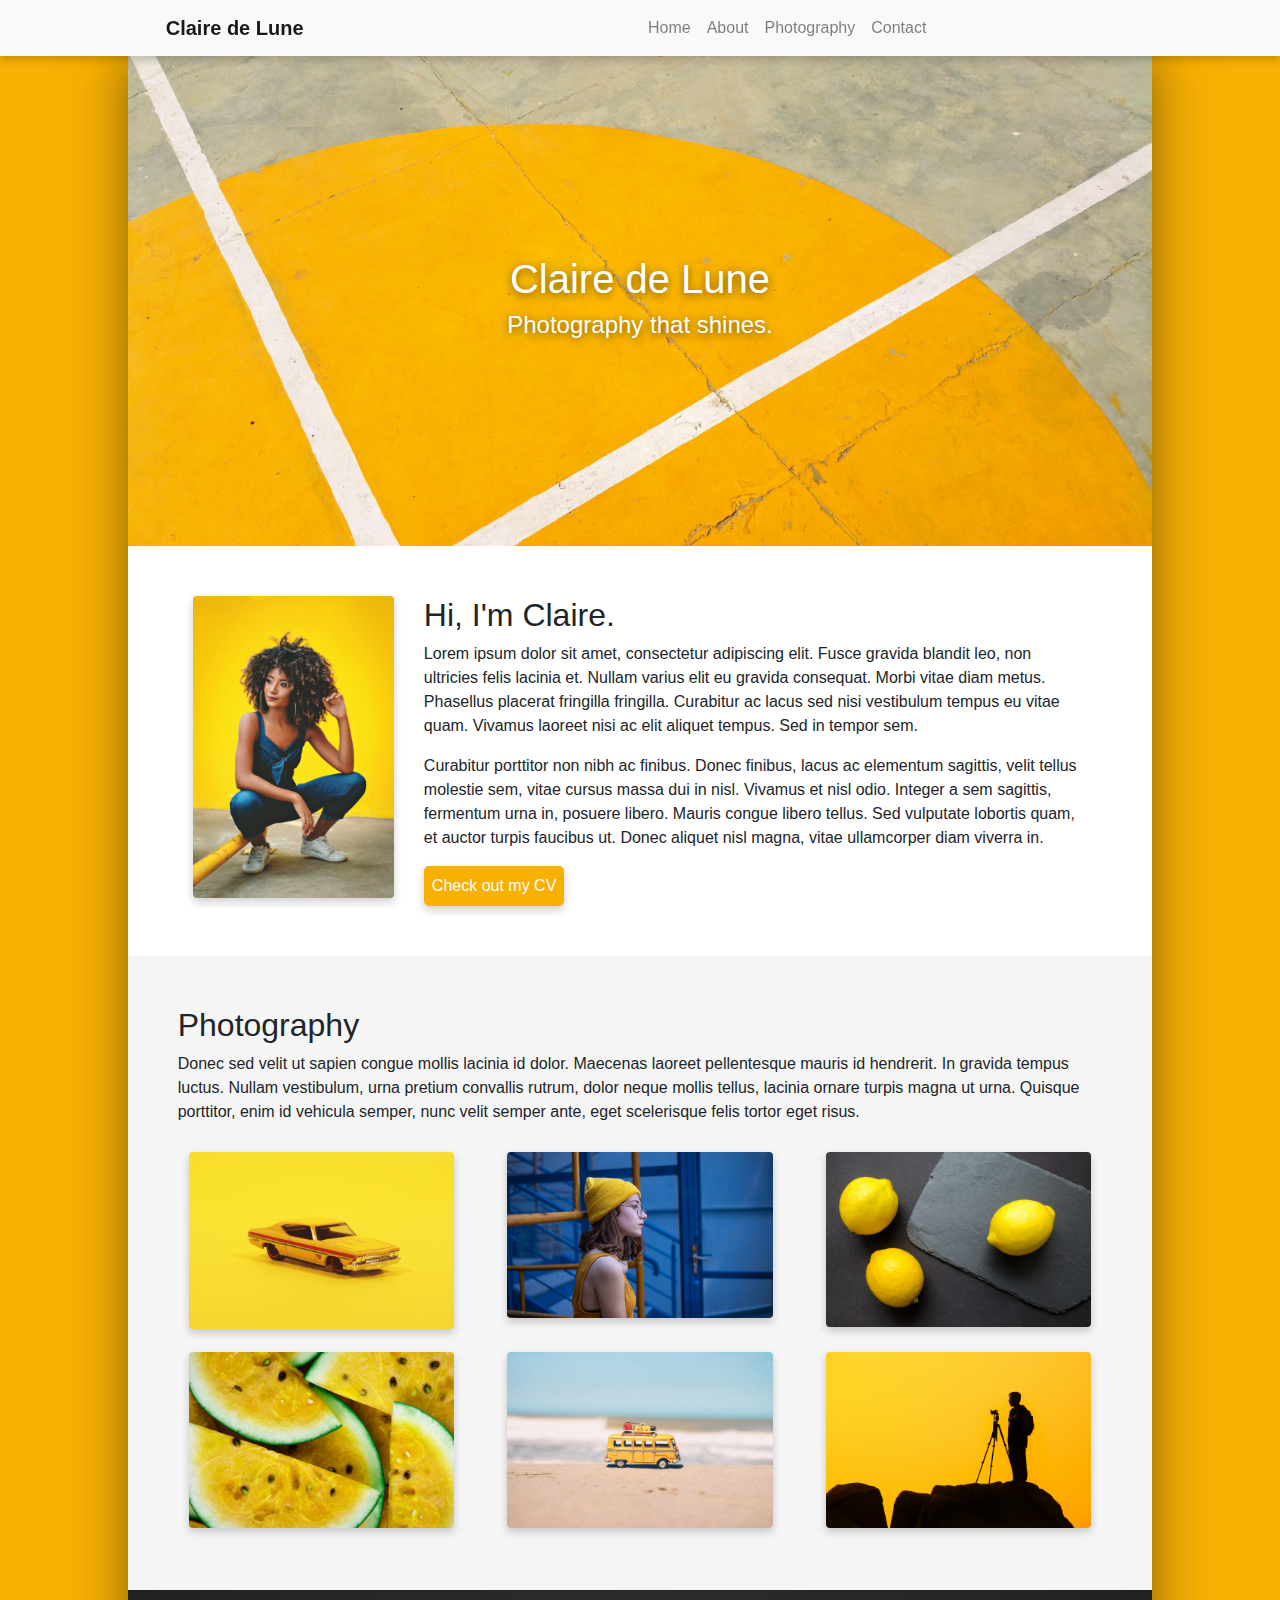
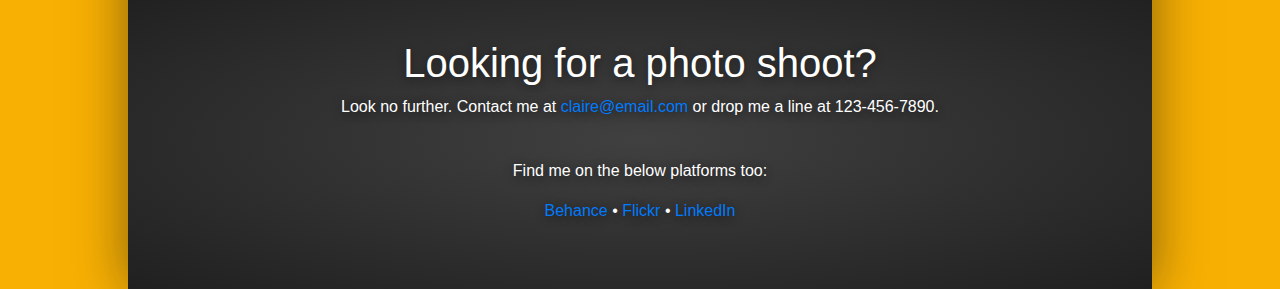
<file: projects/bootstrap-guide-demo/index.html>
<!DOCTYPE html>
<html>

	<head>
		<!-- Boilerplate HTML stuff -->
		<meta charset="utf-8" />
		<meta http-equiv="X-UA-Compatible" content="IE=edge">
		<meta name="viewport" content="width=device-width, initial-scale=1">

		<!-- Our page's title and custom styling file -->
		<title>Claire de Lune</title>
		<link rel="stylesheet" href="index.css" type="text/css">

		<!-- Bootstrap files -->
		<link rel="stylesheet" href="https://maxcdn.bootstrapcdn.com/bootstrap/4.0.0/css/bootstrap.min.css" integrity="sha384-Gn5384xqQ1aoWXA+058RXPxPg6fy4IWvTNh0E263XmFcJlSAwiGgFAW/dAiS6JXm" crossorigin="anonymous">
		<script src="https://code.jquery.com/jquery-3.2.1.slim.min.js" integrity="sha384-KJ3o2DKtIkvYIK3UENzmM7KCkRr/rE9/Qpg6aAZGJwFDMVNA/GpGFF93hXpG5KkN" crossorigin="anonymous"></script>
		<script src="https://cdnjs.cloudflare.com/ajax/libs/popper.js/1.12.9/umd/popper.min.js" integrity="sha384-ApNbgh9B+Y1QKtv3Rn7W3mgPxhU9K/ScQsAP7hUibX39j7fakFPskvXusvfa0b4Q" crossorigin="anonymous"></script>
		<script src="https://maxcdn.bootstrapcdn.com/bootstrap/4.0.0/js/bootstrap.min.js" integrity="sha384-JZR6Spejh4U02d8jOt6vLEHfe/JQGiRRSQQxSfFWpi1MquVdAyjUar5+76PVCmYl" crossorigin="anonymous"></script>
	</head>

	<body>

		<!-- Make the navbar "sticky" (sticks to top of screen) -->
		<div class="sticky-top">
			
			<!-- Navbar -->
			<nav class="navbar navbar-expand-md navbar-light bg-light justify-content-center">
				
				<a class="navbar-brand d-flex w-50 mr-auto" href="#home">Claire de Lune</a>

				<!-- This button replaces the links list when in mobile. -->
				<button class="navbar-toggler" type="button" data-toggle="collapse" data-target="#nav">
					<span class="navbar-toggler-icon"></span>
				</button>

				<!-- Navbar links -->
				<div class="collapse navbar-collapse" id="nav">
					<ul class="nav navbar-nav mr-auto justify-content-end">
						<li class="nav-item">
							<a class="nav-link" href="#home">Home</a>
						</li>
						<li class="nav-item">
							<a class="nav-link" href="#about">About</a>
						</li>
						<li class="nav-item">
							<a class="nav-link" href="#photography">Photography</a>
						</li>
						<li class="nav-item">
							<a class="nav-link" href="#contact">Contact</a>
						</li>
					</ul>
				</div>
			</nav>

		</div>

		<!-- Page content -->
		<div class="container-fluid">

			<div class="col main">

				<!-- Greeting section -->
				<div class="row section" id="home">
					<div class="bigtext">
						<h1>Claire de Lune</h1>
						<h4>Photography that shines.</h4>
					</div>
				</div>
	

				<!-- About section -->
				<div class="row section" id="about">
					<div class="col-3">
						<img src="media/claire.jpg" class="img-fluid">
					</div>
					<div class="col-9">
						<h2>Hi, I'm Claire.</h2>
						<span class="align-middle">
							<p>Lorem ipsum dolor sit amet, consectetur 
								adipiscing elit. Fusce gravida blandit leo, non ultricies 
								felis lacinia et. Nullam varius elit eu gravida consequat. 
								Morbi vitae diam metus. Phasellus placerat fringilla fringilla. 
								Curabitur ac lacus sed nisi vestibulum tempus eu vitae quam. 
								Vivamus laoreet nisi ac elit aliquet tempus. Sed in tempor sem.
							</p>
							<p>Curabitur porttitor non nibh ac finibus. Donec finibus, 
								lacus ac elementum sagittis, velit tellus molestie sem, 
								vitae cursus massa dui in nisl. Vivamus et nisl odio. 
								Integer a sem sagittis, fermentum urna in, posuere libero. 
								Mauris congue libero tellus. Sed vulputate lobortis quam, 
								et auctor turpis faucibus ut. Donec aliquet nisl magna, 
								vitae ullamcorper diam viverra in.
							</p>
							<button id="cvbutton" type="button" onclick="window.location.href = '#' ">Check out my CV</button>
						</span>
					</div>
				</div>
	

				<!-- Photography section -->
				<div class="row section" id="photography">
					<div class="column-fluid" id="photodesc">
						<h2>Photography</h2>
						<p>Donec sed velit ut sapien congue mollis lacinia id dolor. Maecenas laoreet pellentesque mauris id hendrerit. In gravida tempus luctus. Nullam vestibulum, urna pretium convallis rutrum, dolor neque mollis tellus, lacinia ornare turpis magna ut urna. Quisque porttitor, enim id vehicula semper, nunc velit semper ante, eget scelerisque felis tortor eget risus.</p>

                        <!-- Photo gallery -->
						<div class="row">
							<div class="col-4">
								<div class="thumbnail">
									<img src="media/photo1.jpg" class="img-fluid">
								</div>
							</div>
							<div class="col-4">
								<div class="thumbnail">
									<img src="media/photo2.jpg" class="img-fluid">
								</div>
							</div>
							<div class="col-4">
								<div class="thumbnail">
									<img src="media/photo3.jpg" class="img-fluid">
								</div>
                            </div>
                        </div>
                        <div class="row">
							<div class="col-4">
								<div class="thumbnail">
									<img src="media/photo4.jpg" class="img-fluid">
								</div>
							</div>
							<div class="col-4">
								<div class="thumbnail">
									<img src="media/photo5.jpg" class="img-fluid">
								</div>
							</div>
							<div class="col-4">
								<div class="thumbnail">
									<img src="media/photo6.jpg" class="img-fluid">
								</div>
							</div>
						</div>

					</div>
				</div>
	

				<!-- Contact section -->
				<div class="row section" id="contact">
                    <div class="bigtext">
                        <h1 class="text-center">Looking for a photo shoot?</h1>
                        <p>Look no further. Contact me at <a href="#">claire@email.com</a> or drop me a line at 123-456-7890.</p>
                        <br>
                        <p>Find me on the below platforms too:</p>
                        <p><a href="#">Behance</a> • <a href="#">Flickr</a> • <a href="#">LinkedIn</a></p>
                    </div>
				</div>

			</div>
			
		</div>

	</body>

</html>
</file>
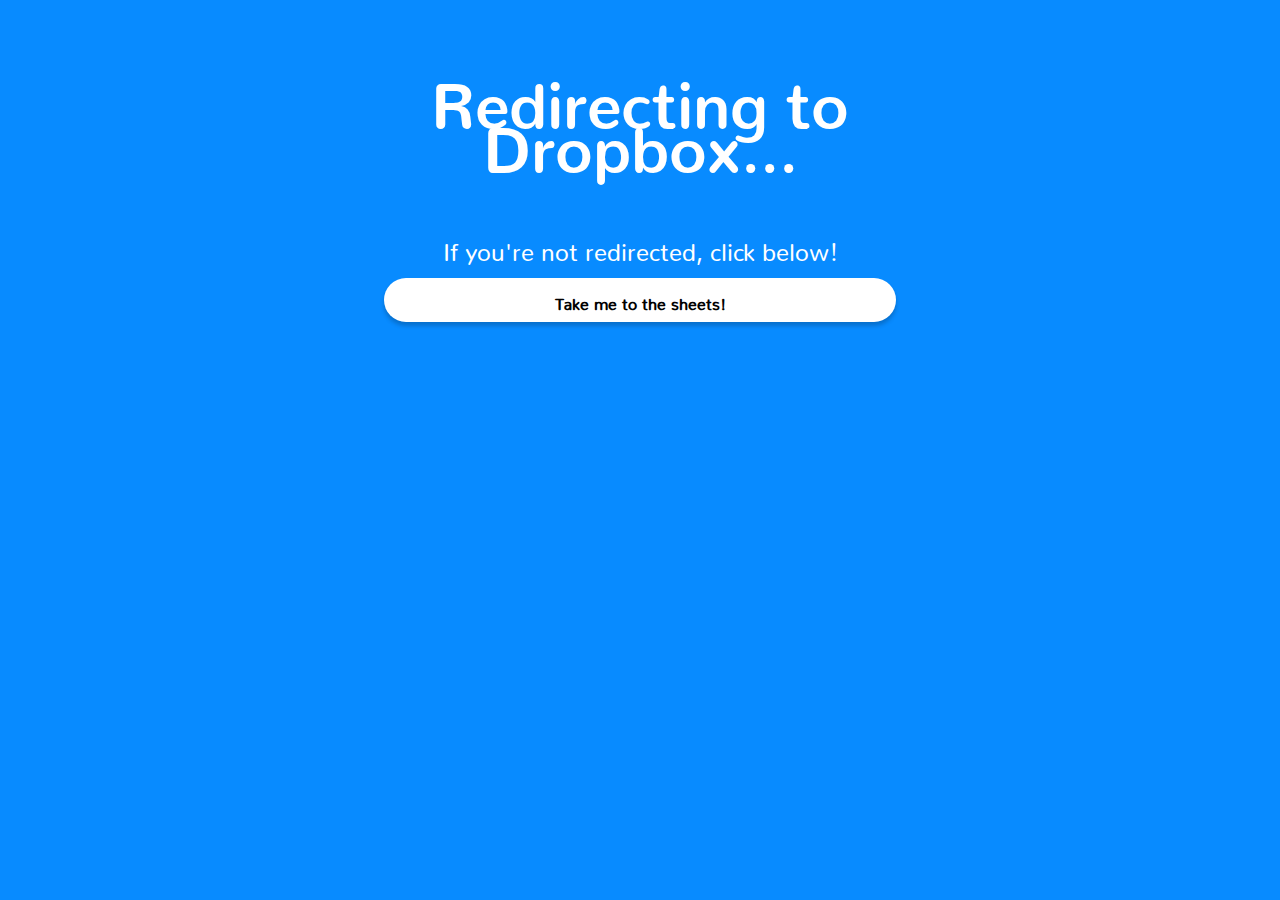
<file: piano-sheets.html>
<!DOCTYPE html>
<html>

<head>
    <meta charset="utf-8" />
    <meta http-equiv = "refresh" content = "2; url = https://www.dropbox.com/sh/3vuyeqxu0b98wuw/AAAvtHcZ9H_hQ9_O_BteF8m0a?dl=0" />
    <title>ishfulthinking | Piano Sheets</title>
    <meta name="viewport" content="width=device-width, initial-scale=1">

    <link  rel="stylesheet" href="404.css" type="text/css">

    <!-- Additional files for favicon to work with multiple browsers/systems -->
    <link rel="apple-touch-icon" sizes="180x180" href="favicon/apple-touch-icon.png">
    <link rel="icon" type="image/png" sizes="32x32" href="favicon/favicon-32x32.png">
    <link rel="icon" type="image/png" sizes="16x16" href="favicon/favicon-16x16.png">
    <link rel="manifest" href="favicon/site.webmanifest">
    <link rel="mask-icon" href="favicon/safari-pinned-tab.svg" color="#5bbad5">
    <link rel="shortcut icon" href="favicon/favicon.ico">
    <meta name="msapplication-TileColor" content="#2d89ef">
    <meta name="msapplication-config" content="favicon/browserconfig.xml">
    <meta name="theme-color" content="#ffffff">
</head>

<body>
	<div class = "container" id="lost">
        <div class="item"><h1>Redirecting to Dropbox...</h1></div>
        <div class="item"><p>If you're not redirected, click below!</p></div>
        <a href="https://www.dropbox.com/sh/3vuyeqxu0b98wuw/AAAvtHcZ9H_hQ9_O_BteF8m0a?dl=0">
            <div class="item" id="homebutton">Take me to the sheets!</div>
        </a>
    </div>
</body>

</html>
</file>
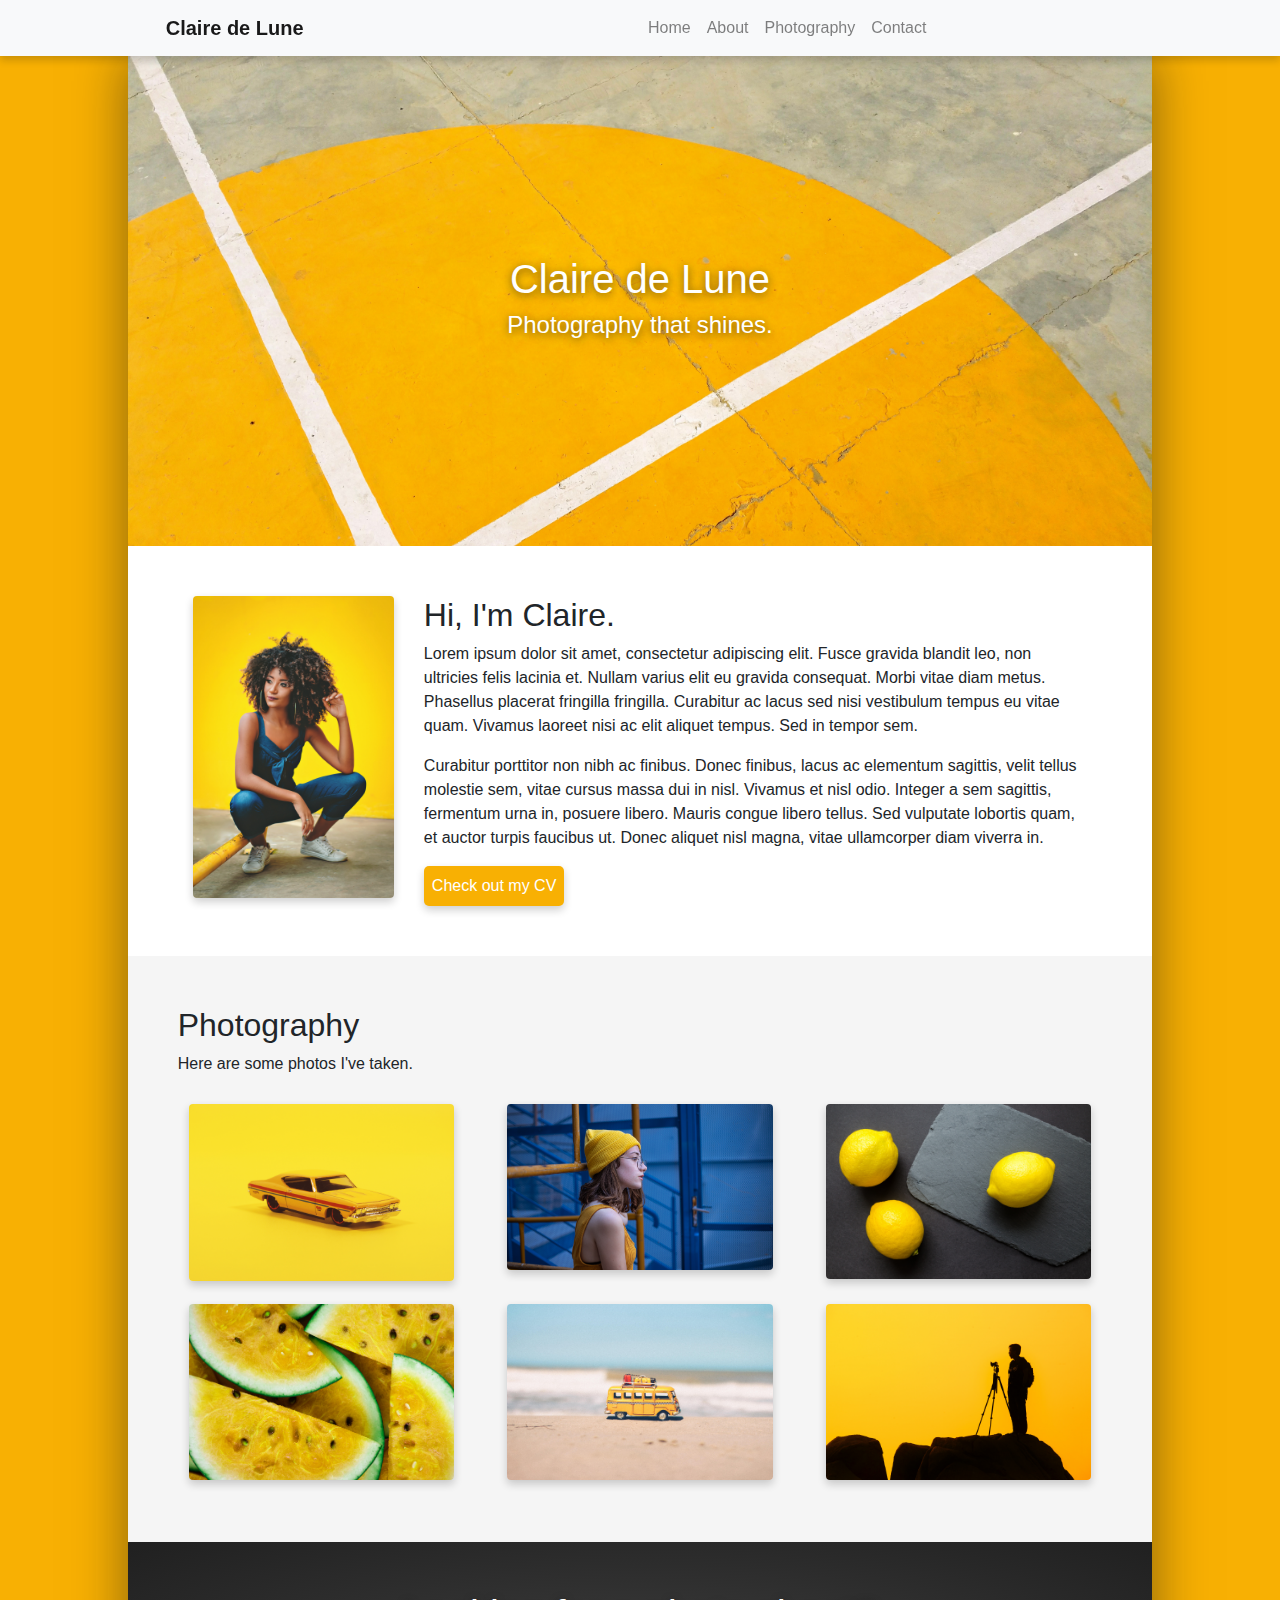
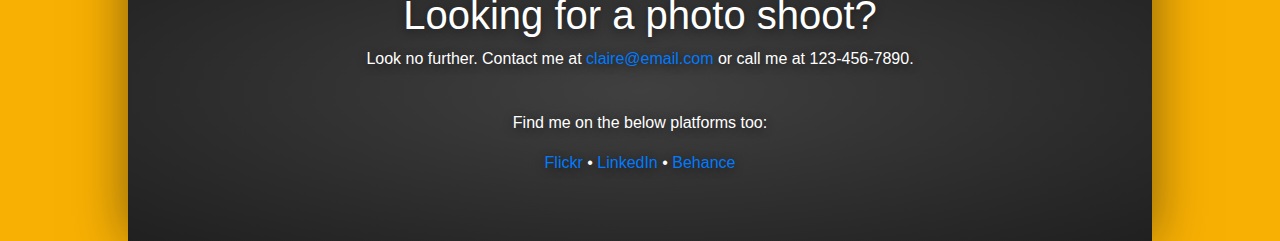
<file: projects/bootstrap.html>
<!DOCTYPE html>
<html>

	<head>
		<!-- Boilerplate HTML stuff -->
		<meta charset="utf-8" />
		<meta http-equiv="X-UA-Compatible" content="IE=edge">
		<meta name="viewport" content="width=device-width, initial-scale=1">

		<!-- Our page's title and custom styling file -->
		<title>Clair de Lune</title>
		<link rel="stylesheet" href="bootstrap.css" type="text/css">

		<!-- Bootstrap files -->
		<link rel="stylesheet" href="https://maxcdn.bootstrapcdn.com/bootstrap/4.0.0/css/bootstrap.min.css" integrity="sha384-Gn5384xqQ1aoWXA+058RXPxPg6fy4IWvTNh0E263XmFcJlSAwiGgFAW/dAiS6JXm" crossorigin="anonymous">
		<script src="https://code.jquery.com/jquery-3.2.1.slim.min.js" integrity="sha384-KJ3o2DKtIkvYIK3UENzmM7KCkRr/rE9/Qpg6aAZGJwFDMVNA/GpGFF93hXpG5KkN" crossorigin="anonymous"></script>
		<script src="https://cdnjs.cloudflare.com/ajax/libs/popper.js/1.12.9/umd/popper.min.js" integrity="sha384-ApNbgh9B+Y1QKtv3Rn7W3mgPxhU9K/ScQsAP7hUibX39j7fakFPskvXusvfa0b4Q" crossorigin="anonymous"></script>
		<script src="https://maxcdn.bootstrapcdn.com/bootstrap/4.0.0/js/bootstrap.min.js" integrity="sha384-JZR6Spejh4U02d8jOt6vLEHfe/JQGiRRSQQxSfFWpi1MquVdAyjUar5+76PVCmYl" crossorigin="anonymous"></script>
	</head>

	<body>

		<!-- Make the navbar "sticky" (sticks to top of screen) -->
		<div class="sticky-top">
			
			<!-- Navbar -->
			<nav class="navbar navbar-expand-md navbar-light bg-light justify-content-center">
				
				<a class="navbar-brand d-flex w-50 mr-auto" href="#home">Claire de Lune</a>

				<!-- This button replaces the links list when in mobile. -->
				<button class="navbar-toggler" type="button" data-toggle="collapse" data-target="#nav">
					<span class="navbar-toggler-icon"></span>
				</button>

				<!-- Navbar links -->
				<div class="collapse navbar-collapse" id="nav">
					<ul class="nav navbar-nav mr-auto justify-content-end">
						<li class="nav-item">
							<a class="nav-link" href="#home">Home</a>
						</li>
						<li class="nav-item">
							<a class="nav-link" href="#about">About</a>
						</li>
						<li class="nav-item">
							<a class="nav-link" href="#photography">Photography</a>
						</li>
						<li class="nav-item">
							<a class="nav-link" href="#contact">Contact</a>
						</li>
					</ul>
				</div>
			</nav>

		</div>

		<!-- Page content -->
		<div class="container-fluid">

			<div class="col main">

				<!-- Greeting section -->
				<div class="row section" id="home">
					<div class="bigtext">
						<h1>Claire de Lune</h1>
						<h4>Photography that shines.</h4>
					</div>
				</div>
	

				<!-- About section -->
				<div class="row section" id="about">
					<div class="col-3">
						<img src="media/bootstrap/clair.jpg" class="img-fluid">
					</div>
					<div class="col-9">
						<h2>Hi, I'm Claire.</h2>
						<span class="align-middle">
							<p>Lorem ipsum dolor sit amet, consectetur 
								adipiscing elit. Fusce gravida blandit leo, non ultricies 
								felis lacinia et. Nullam varius elit eu gravida consequat. 
								Morbi vitae diam metus. Phasellus placerat fringilla fringilla. 
								Curabitur ac lacus sed nisi vestibulum tempus eu vitae quam. 
								Vivamus laoreet nisi ac elit aliquet tempus. Sed in tempor sem.
							</p>
							<p>Curabitur porttitor non nibh ac finibus. Donec finibus, 
								lacus ac elementum sagittis, velit tellus molestie sem, 
								vitae cursus massa dui in nisl. Vivamus et nisl odio. 
								Integer a sem sagittis, fermentum urna in, posuere libero. 
								Mauris congue libero tellus. Sed vulputate lobortis quam, 
								et auctor turpis faucibus ut. Donec aliquet nisl magna, 
								vitae ullamcorper diam viverra in.
							</p>
							<button id="cvbutton" type="button" onclick="window.location.href = 'files/#' ">Check out my CV</button>
						</span>
					</div>
				</div>
	

				<!-- Photography section -->
				<div class="row section" id="photography">
					<div class="column-fluid" id="photodesc">
						<h2>Photography</h2>
						<p>Here are some photos I've taken.</p>

                        <!-- Photo gallery -->
						<div class="row">
							<div class="col-4">
								<div class="thumbnail">
									<img src="media/bootstrap/photo1.jpg" class="img-fluid">
								</div>
							</div>
							<div class="col-4">
								<div class="thumbnail">
									<img src="media/bootstrap/photo2.jpg" class="img-fluid">
								</div>
							</div>
							<div class="col-4">
								<div class="thumbnail">
									<img src="media/bootstrap/photo3.jpg" class="img-fluid">
								</div>
                            </div>
                        </div>
                        <div class="row">
							<div class="col-4">
								<div class="thumbnail">
									<img src="media/bootstrap/photo4.jpg" class="img-fluid">
								</div>
							</div>
							<div class="col-4">
								<div class="thumbnail">
									<img src="media/bootstrap/photo5.jpg" class="img-fluid">
								</div>
							</div>
							<div class="col-4">
								<div class="thumbnail">
									<img src="media/bootstrap/photo6.jpg" class="img-fluid">
								</div>
							</div>
						</div>

					</div>
				</div>
	

				<!-- Contact section -->
				<div class="row section" id="contact">
                    <div class="bigtext">
                        <h1 class="text-center">Looking for a photo shoot?</h1>
                        <p>Look no further. Contact me at <a href="mailto:#">claire@email.com</a> or call me at 123-456-7890.</p>
                        <br>
                        <p>Find me on the below platforms too:</p>
                        <p><a href="#">Flickr</a> • <a href="#">LinkedIn</a> • <a href="#">Behance</a></p>
                    </div>
				</div>

			</div>
			
		</div>

	</body>

</html>
</file>
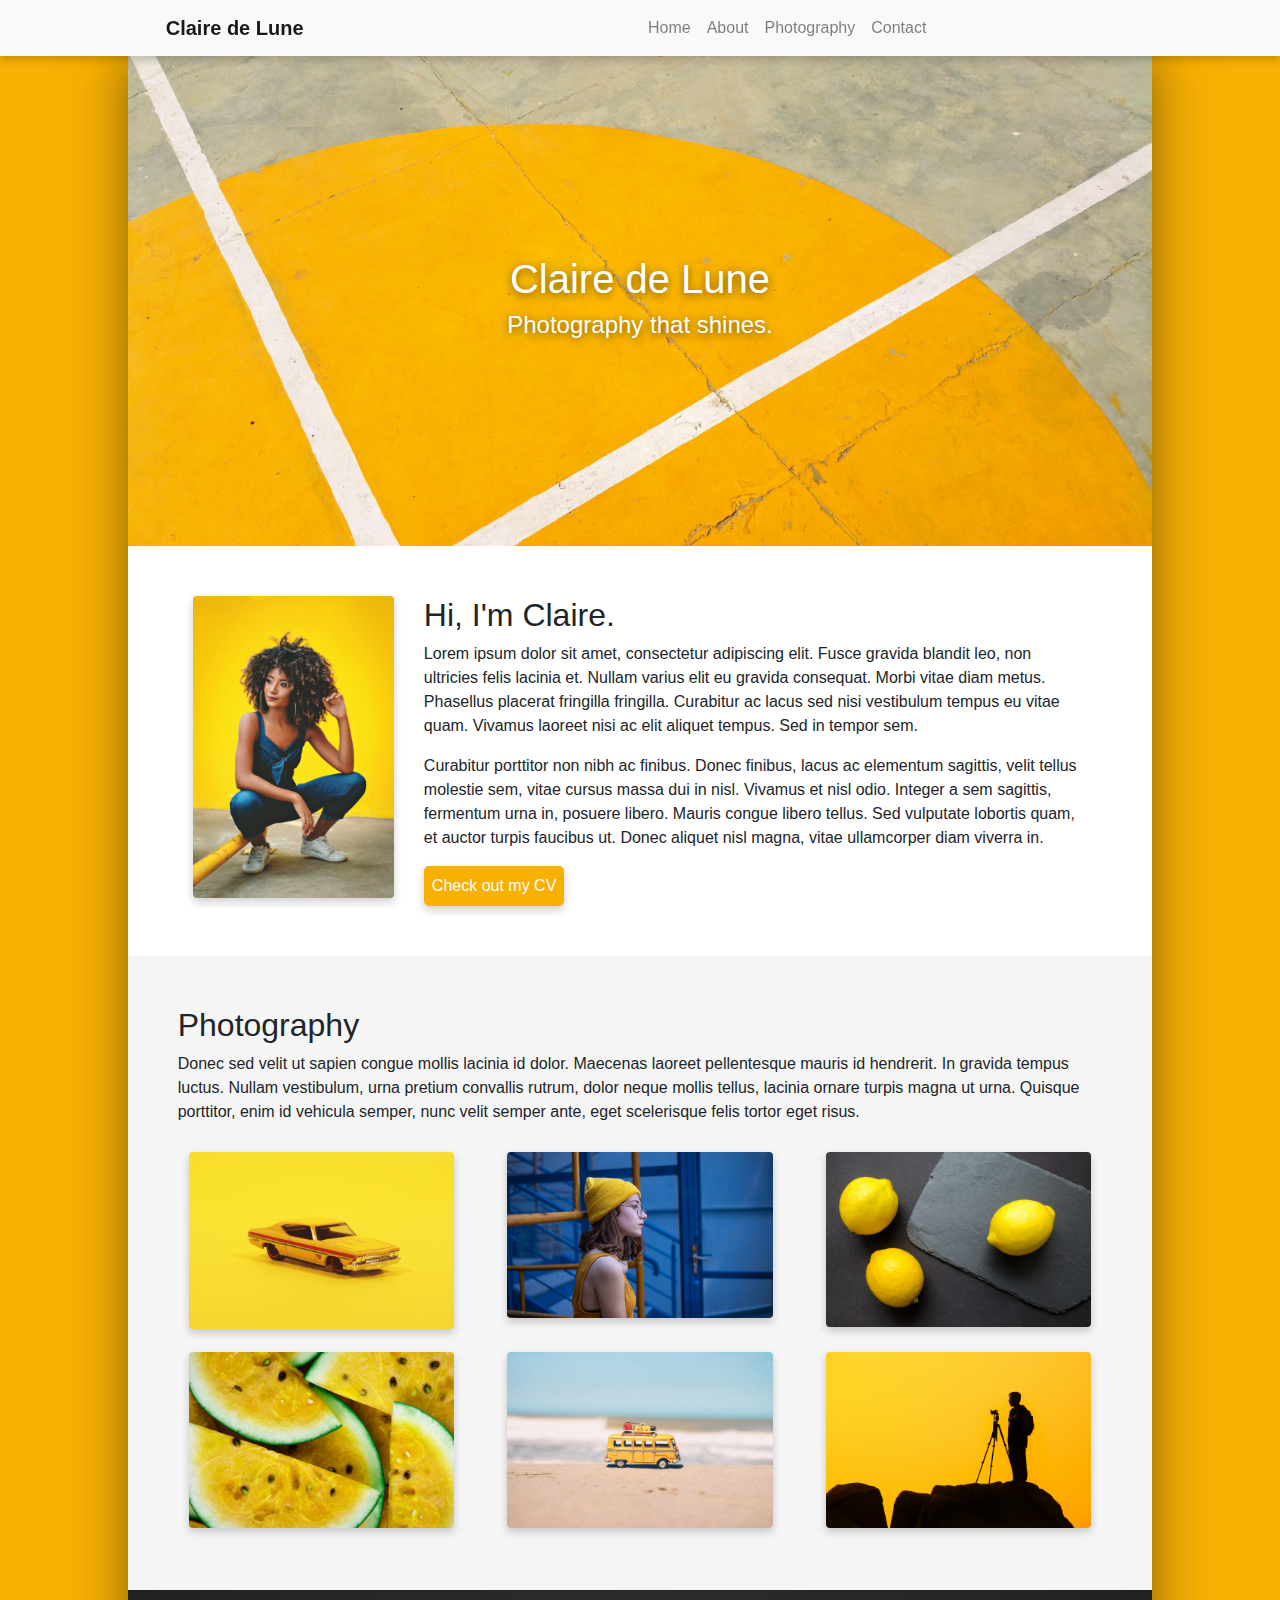
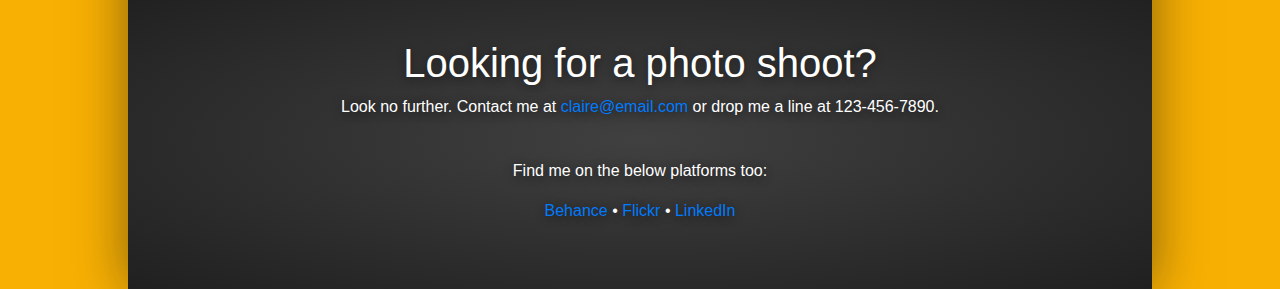
<file: projects/bootstrap-guide/demo.html>
<!DOCTYPE html>
<html>

	<head>
		<!-- Boilerplate HTML stuff -->
		<meta charset="utf-8" />
		<meta http-equiv="X-UA-Compatible" content="IE=edge">
		<meta name="viewport" content="width=device-width, initial-scale=1">

		<!-- Our page's title and custom styling file -->
		<title>Claire de Lune</title>
		<link rel="stylesheet" href="demo.css" type="text/css">

		<!-- Bootstrap files -->
		<link rel="stylesheet" href="https://maxcdn.bootstrapcdn.com/bootstrap/4.0.0/css/bootstrap.min.css" integrity="sha384-Gn5384xqQ1aoWXA+058RXPxPg6fy4IWvTNh0E263XmFcJlSAwiGgFAW/dAiS6JXm" crossorigin="anonymous">
		<script src="https://code.jquery.com/jquery-3.2.1.slim.min.js" integrity="sha384-KJ3o2DKtIkvYIK3UENzmM7KCkRr/rE9/Qpg6aAZGJwFDMVNA/GpGFF93hXpG5KkN" crossorigin="anonymous"></script>
		<script src="https://cdnjs.cloudflare.com/ajax/libs/popper.js/1.12.9/umd/popper.min.js" integrity="sha384-ApNbgh9B+Y1QKtv3Rn7W3mgPxhU9K/ScQsAP7hUibX39j7fakFPskvXusvfa0b4Q" crossorigin="anonymous"></script>
		<script src="https://maxcdn.bootstrapcdn.com/bootstrap/4.0.0/js/bootstrap.min.js" integrity="sha384-JZR6Spejh4U02d8jOt6vLEHfe/JQGiRRSQQxSfFWpi1MquVdAyjUar5+76PVCmYl" crossorigin="anonymous"></script>
	</head>

	<body>

		<!-- Make the navbar "sticky" (sticks to top of screen) -->
		<div class="sticky-top">
			
			<!-- Navbar -->
			<nav class="navbar navbar-expand-md navbar-light bg-light justify-content-center">
				
				<a class="navbar-brand d-flex w-50 mr-auto" href="#home">Claire de Lune</a>

				<!-- This button replaces the links list when in mobile. -->
				<button class="navbar-toggler" type="button" data-toggle="collapse" data-target="#nav">
					<span class="navbar-toggler-icon"></span>
				</button>

				<!-- Navbar links -->
				<div class="collapse navbar-collapse" id="nav">
					<ul class="nav navbar-nav mr-auto justify-content-end">
						<li class="nav-item">
							<a class="nav-link" href="#home">Home</a>
						</li>
						<li class="nav-item">
							<a class="nav-link" href="#about">About</a>
						</li>
						<li class="nav-item">
							<a class="nav-link" href="#photography">Photography</a>
						</li>
						<li class="nav-item">
							<a class="nav-link" href="#contact">Contact</a>
						</li>
					</ul>
				</div>
			</nav>

		</div>

		<!-- Page content -->
		<div class="container-fluid">

			<div class="col main">

				<!-- Greeting section -->
				<div class="row section" id="home">
					<div class="bigtext">
						<h1>Claire de Lune</h1>
						<h4>Photography that shines.</h4>
					</div>
				</div>
	

				<!-- About section -->
				<div class="row section" id="about">
					<div class="col-3">
						<img src="media/claire.jpg" class="img-fluid">
					</div>
					<div class="col-9">
						<h2>Hi, I'm Claire.</h2>
						<span class="align-middle">
							<p>Lorem ipsum dolor sit amet, consectetur 
								adipiscing elit. Fusce gravida blandit leo, non ultricies 
								felis lacinia et. Nullam varius elit eu gravida consequat. 
								Morbi vitae diam metus. Phasellus placerat fringilla fringilla. 
								Curabitur ac lacus sed nisi vestibulum tempus eu vitae quam. 
								Vivamus laoreet nisi ac elit aliquet tempus. Sed in tempor sem.
							</p>
							<p>Curabitur porttitor non nibh ac finibus. Donec finibus, 
								lacus ac elementum sagittis, velit tellus molestie sem, 
								vitae cursus massa dui in nisl. Vivamus et nisl odio. 
								Integer a sem sagittis, fermentum urna in, posuere libero. 
								Mauris congue libero tellus. Sed vulputate lobortis quam, 
								et auctor turpis faucibus ut. Donec aliquet nisl magna, 
								vitae ullamcorper diam viverra in.
							</p>
							<button id="cvbutton" type="button" onclick="window.location.href = '#' ">Check out my CV</button>
						</span>
					</div>
				</div>
	

				<!-- Photography section -->
				<div class="row section" id="photography">
					<div class="column-fluid" id="photodesc">
						<h2>Photography</h2>
						<p>Donec sed velit ut sapien congue mollis lacinia id dolor. Maecenas laoreet pellentesque mauris id hendrerit. In gravida tempus luctus. Nullam vestibulum, urna pretium convallis rutrum, dolor neque mollis tellus, lacinia ornare turpis magna ut urna. Quisque porttitor, enim id vehicula semper, nunc velit semper ante, eget scelerisque felis tortor eget risus.</p>

                        <!-- Photo gallery -->
						<div class="row">
							<div class="col-4">
								<div class="thumbnail">
									<img src="media/photo1.jpg" class="img-fluid">
								</div>
							</div>
							<div class="col-4">
								<div class="thumbnail">
									<img src="media/photo2.jpg" class="img-fluid">
								</div>
							</div>
							<div class="col-4">
								<div class="thumbnail">
									<img src="media/photo3.jpg" class="img-fluid">
								</div>
                            </div>
                        </div>
                        <div class="row">
							<div class="col-4">
								<div class="thumbnail">
									<img src="media/photo4.jpg" class="img-fluid">
								</div>
							</div>
							<div class="col-4">
								<div class="thumbnail">
									<img src="media/photo5.jpg" class="img-fluid">
								</div>
							</div>
							<div class="col-4">
								<div class="thumbnail">
									<img src="media/photo6.jpg" class="img-fluid">
								</div>
							</div>
						</div>

					</div>
				</div>
	

				<!-- Contact section -->
				<div class="row section" id="contact">
                    <div class="bigtext">
                        <h1 class="text-center">Looking for a photo shoot?</h1>
                        <p>Look no further. Contact me at <a href="#">claire@email.com</a> or drop me a line at 123-456-7890.</p>
                        <br>
                        <p>Find me on the below platforms too:</p>
                        <p><a href="#">Behance</a> • <a href="#">Flickr</a> • <a href="#">LinkedIn</a></p>
                    </div>
				</div>

			</div>
			
		</div>

	</body>

</html>
</file>
<file: files/highlightjs/styles/vs2015.css>
/*
 * Visual Studio 2015 dark style
 * Author: Nicolas LLOBERA <nllobera@gmail.com>
 */

.hljs {
  display: block;
  overflow-x: auto;
  padding: 0.5em;
  background: #1E1E1E;
  color: #DCDCDC;
}

.hljs-keyword,
.hljs-literal,
.hljs-symbol,
.hljs-name {
  color: #569CD6;
}
.hljs-link {
  color: #569CD6;
  text-decoration: underline;
}

.hljs-built_in,
.hljs-type {
  color: #4EC9B0;
}

.hljs-number,
.hljs-class {
  color: #B8D7A3;
}

.hljs-string,
.hljs-meta-string {
  color: #D69D85;
}

.hljs-regexp,
.hljs-template-tag {
  color: #9A5334;
}

.hljs-subst,
.hljs-function,
.hljs-title,
.hljs-params,
.hljs-formula {
  color: #DCDCDC;
}

.hljs-comment,
.hljs-quote {
  color: #57A64A;
  font-style: italic;
}

.hljs-doctag {
  color: #608B4E;
}

.hljs-meta,
.hljs-meta-keyword,
.hljs-tag {
  color: #9B9B9B;
}

.hljs-variable,
.hljs-template-variable {
  color: #BD63C5;
}

.hljs-attr,
.hljs-attribute,
.hljs-builtin-name {
  color: #9CDCFE;
}

.hljs-section {
  color: gold;
}

.hljs-emphasis {
  font-style: italic;
}

.hljs-strong {
  font-weight: bold;
}

/*.hljs-code {
  font-family:'Monospace';
}*/

.hljs-bullet,
.hljs-selector-tag,
.hljs-selector-id,
.hljs-selector-class,
.hljs-selector-attr,
.hljs-selector-pseudo {
  color: #D7BA7D;
}

.hljs-addition {
  background-color: #144212;
  display: inline-block;
  width: 100%;
}

.hljs-deletion {
  background-color: #600;
  display: inline-block;
  width: 100%;
}
</file>
<file: index.css>
@font-face { font-family: Nunito; src: url('files/Nunito-Regular.ttf'); }
@font-face { font-family: NunitoBlack; src: url('files/Nunito-Bold.ttf'); }
@font-face { font-family: Grotesk; src: url('files/HKGrotesk-Regular.otf'); }
@font-face { font-family: Anonymous; src: url('files/Anonymous-Pro.ttf'); }

html {
    scroll-behavior: smooth;
}

body {
    font-family: Nunito, sans-serif;
    font-size: 1em;
    color: black;
    margin: 0;
    background-color: #EEEEEE;
}

.container-fluid {
    margin: none;
    padding: none;
}

#carousel-container {
    padding: 0;
}

.row {
    background-color: white;
    margin-top: 1em;
    margin-bottom: 1em;
    box-shadow: 0px 4px 6px 2px rgba(17,17,17,0.2);
    border-radius: 2px;
    padding: 1em;
}
.row.odd {
    background-color: #FFFFFF;
}
.row.even {
    background-color: #FEFEFE;
}

h1, h2, h3, h4, h5, h6 {
    font-family: NunitoBlack, sans-serif;
}
h1 {
    color: #088BFF;
}
h6 {
    color: gray;
}

.navbar-brand {
    font-family: NunitoBlack, sans-serif;
    font-size: 1.7em;
}

.navbar li {
    font-size: 1.1em;
    font-weight: bold;
    margin-left: 1em;
    margin-right: 1em;
}

.navbar li:hover {
    position: relative;
}

.navbar li:hover:after {
    content: url(media/lines.png);
    display: block;
    position: absolute;
    left: -0.5em; /* change this value to one that suits you */
    top: -0.3em;
}

.navbar li a {
    color: white !important;
}

.navbar li a:hover {
    text-decoration: underline;
}

.navbar li .dropdown-menu a {
    color: black !important;
    font-weight: bold;
}

.navbar-nav {
    width: 100%;
    text-align: center;
}

.navbar-nav > li {
    float: none;
    display: inline-block;
}

.carousel-item {
    max-height: 650px;
} 
.carousel-item img {
    max-height: 650px;
}

pre {
    border-radius: 3px;
    background-color: #222222;
    padding: 3px;
    color: white;
    font-size: 12px;
    overflow: auto;
    font-family: Anonymous, monospace;
}
pre a {
    color: lightskyblue;
    text-decoration: underline;
}

.btn.btn-primary {
    margin: 1em;
    background-color: #088BFF;
}

.table {
    vertical-align: middle;
    text-align: center;
    border: none;
}

.table img {
    -webkit-transition: -webkit-transform .2s ease-in-out;
    transition: transform .2s ease-in-out;
}

.table img:hover {
    -webkit-transform: rotate(-5deg);
    transform: rotate(-5deg);
}

.table h6 {
    margin: 0.5em;
}

#footer {
    background: none;
    box-shadow: none;
    margin: 0 auto;
    text-align: center;
    font-size: 0.8em;
}

#bubble {
    display: none;
    width: 200px;
    height: 120px;
    background: url("media/bubble.png") no-repeat;
    background-size: 200px 120px;
    margin: 0.5em;
    bottom: 100px;
    right: 0px;
    position: fixed;
    z-index: 2;
    transition: opacity 0.3s ease-in-out;
}
#clippy {
    display: none;
    width: 100px;
    height: 100px;
    background: url("media/clippy.gif") no-repeat;
    background-size: 100px 100px;
    margin: 1em;
    bottom: 0px;
    right: 0px;
    position: fixed;
    z-index: 2;
    transition: opacity 0.3s ease-in-out;
}

@media (max-width: 991px) {
    #iframe {
        width: 560px;
        height: 340px;
        overflow: hidden;
        zoom: 0.25;
        transform: scale(0.25); -moz-transform: scale(0.25);
        transform-origin: 0 0; -moz-transform-origin: 0 0;
    }
}
</file>
<file: projects/index.css>
html {
    scroll-behavior: smooth;
}

.container-fluid {
    background-color: #088BFF;;
    padding-left: 10% !important;
    padding-right: 10% !important;
}

.navbar {
    box-shadow: 0px 4px 8px rgba(17,17,17,0.2);
}

.navbar-brand {
    font-weight: bold;
    padding-left: 10%;
}


.odd {
    background-color: white;
    padding: 2%;
}

.even {
    background-color: whitesmoke;
    padding: 2%;
}

.col.main {
    background-color: white;
    box-shadow: 0 0 50px rgba(17,17,17,0.5);
}

img {
    border: 4px solid white;
    border-radius: 4px;
    box-shadow: 0px 4px 8px rgba(17,17,17,0.2);
    
    opacity: 1;
    transition: opacity 0.5s ease-in-out;
    -moz-transition: opacity 0.5s ease-in-out;
    -webkit-transition: opacity 0.5s ease-in-out;
}

img:hover {
    opacity: 0.6;
}

.thumbnail {
    margin: 4%;
}
</file>
<file: projects/bootstrap-guide-demo/index.css>
html {
    scroll-behavior: smooth;
}

.container-fluid {
    background-color: #F8B003;
    padding-left: 10% !important;
    padding-right: 10% !important;
}

.navbar {
    box-shadow: 0px 4px 8px rgba(17,17,17,0.2);
}

.navbar-brand {
    font-weight: bold;
    padding-left: 12%;
}

.row.section {
    padding: 5%;
}

.col.main {
    background-color: white;
    box-shadow: 0 0 50px rgba(17,17,17,0.5);
}

#home {
    padding: 20%;
    background-image: url("media/pavement.jpg");
    background-position: center;
    background-repeat: no-repeat;
    background-size: cover;
    position: relative;
}
  
.bigtext {
    text-align: center;
    position: relative;
    top: 50%;
    left: 50%;
    transform: translate(-50%, 0);
    color: white;
    text-shadow: 0 2px 8px rgba(17,17,17,0.6);
}

img {
    border: 4px solid white;
    border-radius: 4px;
    box-shadow: 0px 4px 8px rgba(17,17,17,0.2);
}

#cvbutton {
    color: white;
    background-color: #F8B003;
    padding: 8px;
    border: none;
    border-radius: 5px;
    transition-duration: 0.3s;
    box-shadow: 0px 4px 8px rgba(17,17,17,0.2);
}
#cvbutton:hover {
    background-color: darkgoldenrod;
    transition-duration: 0.3s;
}

#photography {
    background-color: whitesmoke;
}

.thumbnail {
    margin: 4%;
}

#contact {
    background-image: radial-gradient(#404040, #202020);
}
</file>
<file: 404.css>
@font-face { font-family: Nunito; src: url('files/Nunito-Regular.ttf'); }
@font-face { font-family: NunitoBlack; src: url('files/Nunito-Bold.ttf'); }

body {
    font-family: 'Nunito', sans-serif;
    font-size: 1em;
    color: white;
    background-color: #088BFF;
	padding: 1em;
}
p {
    font-size: 1.5em;
    text-align: center;
}
h1 {
    font-family: 'NunitoBlack', sans-serif;
	font-weight: bold;
    font-size: 4em;
    text-align: center;
}
a {
    text-decoration: none;
}

.container {
    display: flex;
    flex-direction: column;
    align-items: center;
    justify-content: center;
}
  
.item {
    flex-grow: 1;
    width: 480px;
}
  
.item + .item {
    margin-top: 1em;
}

#homebutton {
    padding: 1em;
    font-weight: bold;
    background-color: white;
    text-align: center;
    color: black;
    border-radius: 2em;
    box-shadow: 0px 4px 4px rgba(0, 0, 0, 0.2);
    transition: all 0.3s ease-in-out;
}

#homebutton:hover {
    transform: scale(1.1);
    box-shadow: 0px 10px 10px rgba(0, 0, 0, 0.3);
    transition: all 0.3s ease-in-out;
}
</file>
<file: projects/bootstrap-guide/demo.css>
html {
    scroll-behavior: smooth;
}

.container-fluid {
    background-color: #F8B003;
    padding-left: 10% !important;
    padding-right: 10% !important;
}

.navbar {
    box-shadow: 0px 4px 8px rgba(17,17,17,0.2);
}

.navbar-brand {
    font-weight: bold;
    padding-left: 12%;
}

.row.section {
    padding: 5%;
}

.col.main {
    background-color: white;
    box-shadow: 0 0 50px rgba(17,17,17,0.5);
}

#home {
    padding: 20%;
    background-image: url("media/pavement.jpg");
    background-position: center;
    background-repeat: no-repeat;
    background-size: cover;
    position: relative;
}
  
.bigtext {
    text-align: center;
    position: relative;
    top: 50%;
    left: 50%;
    transform: translate(-50%, 0);
    color: white;
    text-shadow: 0 2px 8px rgba(17,17,17,0.6);
}

img {
    border: 4px solid white;
    border-radius: 4px;
    box-shadow: 0px 4px 8px rgba(17,17,17,0.2);
}

#cvbutton {
    color: white;
    background-color: #F8B003;
    padding: 8px;
    border: none;
    border-radius: 5px;
    transition-duration: 0.3s;
    box-shadow: 0px 4px 8px rgba(17,17,17,0.2);
}
#cvbutton:hover {
    background-color: darkgoldenrod;
    transition-duration: 0.3s;
}

#photography {
    background-color: whitesmoke;
}

.thumbnail {
    margin: 4%;
}

#contact {
    background-image: radial-gradient(#404040, #202020);
}
</file>
